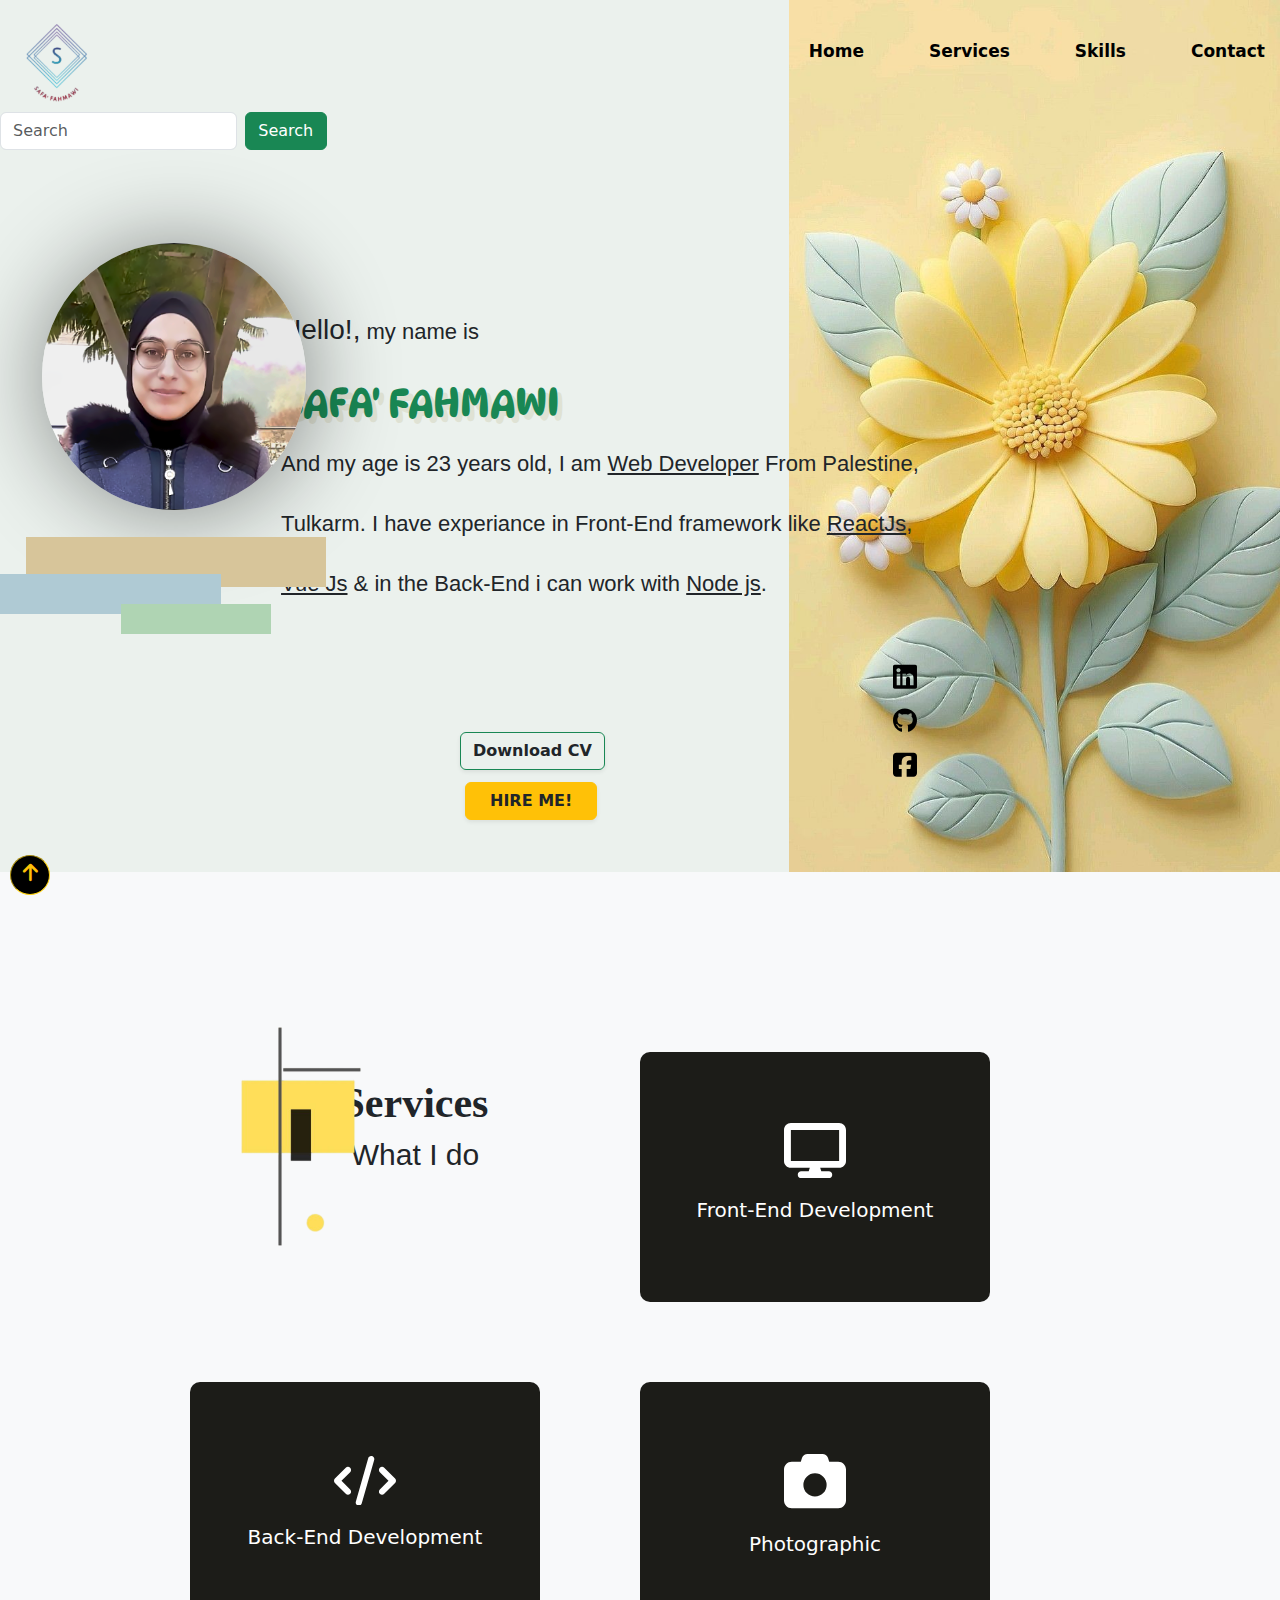
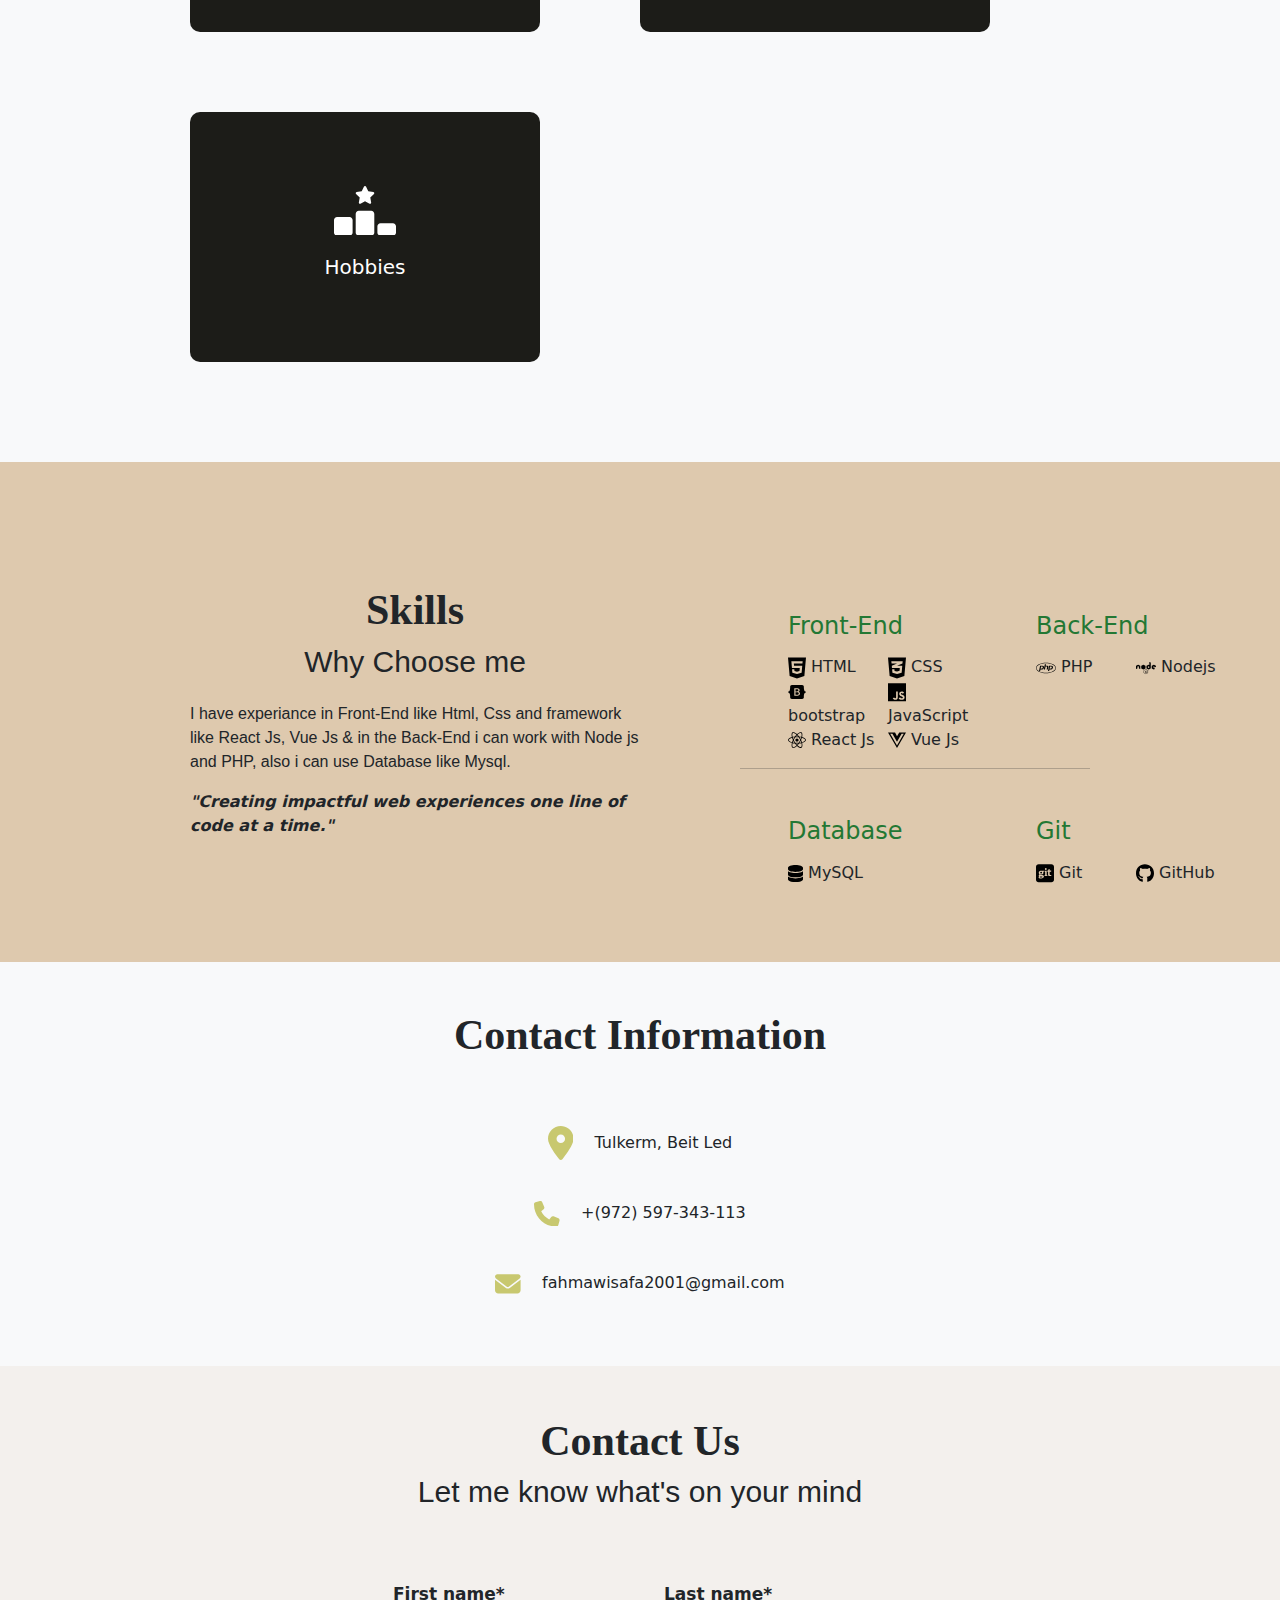
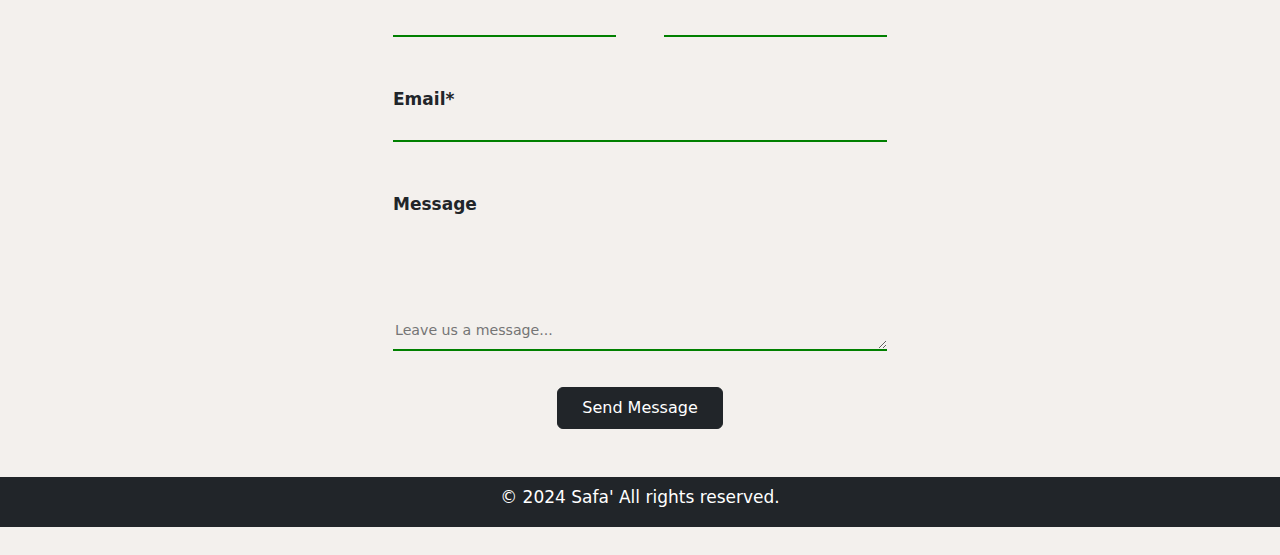
<file: index.html>
<!DOCTYPE html>
<html lang="en">

<head>
    <meta charset="UTF-8">
    <meta name="viewport" content="width=device-width, initial-scale=1.0">
    <link rel="stylesheet" href="./assets/CssStyle/IndexCssStyle/styleIndex.css"> <!-- main css -->
    <link rel="stylesheet" href="./Bootstrap/css/bootstrap.min.css"> <!-- bootstrap -->
    <link rel="stylesheet" href="./mediaQuery/IndexmediaQuery/headerMediaquey.css">
    <!-- media query for header on mobile  -->
    <link rel="stylesheet" href="./mediaQuery/IndexmediaQuery/serviceMediaquery.css">
    <!-- media query for service on mobile  -->
    <link rel="stylesheet" href="./mediaQuery/IndexmediaQuery/skillsMediaquery.css">
    <!-- media query for skills on mobile  -->
    <link rel="stylesheet" href="./mediaQuery/IndexmediaQuery/contactInfoMediaquery.css">
    <!-- media query for contact information on mobile  -->
    <link rel="stylesheet" href="./mediaQuery/IndexmediaQuery/contactUsMediaquery.css">
    <!-- media query for contact Us on mobile  -->

    <link rel="preconnect" href="https://fonts.googleapis.com">
    <link rel="preconnect" href="https://fonts.gstatic.com" crossorigin>
    <link rel="stylesheet"
        href="https://fonts.googleapis.com/css2?family=Arima:wght@100..700&family=Playwrite+GB+S:ital,wght@0,100..400;1,100..400&display=swap">

    <link rel="preconnect" href="https://fonts.googleapis.com">
    <link rel="preconnect" href="https://fonts.gstatic.com" crossorigin>
    <link rel="stylesheet"
        href="https://fonts.googleapis.com/css2?family=Arima:wght@100..700&family=DynaPuff:wght@400..700&family=Playwrite+GB+S:ital,wght@0,100..400;1,100..400&display=swap">

    <link rel="stylesheet" href="https://cdnjs.cloudflare.com/ajax/libs/font-awesome/6.0.0-beta3/css/all.min.css">

    <link rel="icon" href="./assets/favicon/homeLogo.png" type="image/x-icon">
    <title>Home homepage</title>
</head>

<body>
    <div class="layout min-vh-100 bg-light d-flex flex-column">

        <!-- Start header section -->
        <header class="header vh-100" id="header-section">
            <nav class="navbar">
                <img src="./assets/favicon/homeLogo.png" class="logo" width="9%" alt="safa' portfolio logo">
                <ul class="nav-linklist">
                    <li><a class="link" href="">Home</a></li>
                    <li><a class="link" href="#service-section">Services</a></li>
                    <li><a class="link" href="#skills-section">Skills</a></li>
                    <li><a class="link" href="#contact-info-section">Contact</a></li>
                </ul>

                <form class="form d-flex mb-3 me-4" role="search">
                    <input class="form-control me-2" type="search" placeholder="Search" aria-label="Search">
                    <button class="search-btn btn btn-success pe-4 w-25" type="submit">Search</button>
                </form>
            </nav>

            <section class="h-75 d-flex flex-column justify-content-center align-items-center">
                <div class="hero-par">
                    <p style="margin-top: 150px;"><span class="part-par text-decoration-none h3">Hello!,</span> my name
                        is</p>
                    <h1 class="hero-name text-success">SAFA' FAHMAWI</h1>
                    <p>
                        And my age is 23 years old, I am <span class="part-par">Web Developer</span>
                        From Palestine, <br>
                        Tulkarm. I have experiance in Front-End framework like <span
                            class="part-par">ReactJs</span>,<br>
                        <span class="part-par">Vue Js</span> &
                        in the Back-End i can work with <span class="part-par">Node js</span>.
                    </p>
                </div>


                <button class="CV-button btn btn-outline-success fw-bold shadow-sm">
                    <a class="text-dark text-decoration-none" href="./assets/pdfFile/SafaFahmawi-CV.pdf"
                        download="SafaFahmawi-CV.pdf">
                        Download CV
                    </a>
                </button>

                <button class="hire-button btn btn-warning fw-bold shadow-sm px-4 text-dark">HIRE ME!</button>

                <section class="social-media">
                    <a class="social-media-link" href="https://www.linkedin.com/in/safa-fahmawi-b74617251/"
                        target="_blank">
                        <svg class="linkedin" width="8%" xmlns="http://www.w3.org/2000/svg" viewBox="0 0 448 512">
                            <path
                                d="M416 32H31.9C14.3 32 0 46.5 0 64.3v383.4C0 465.5 14.3 480 31.9 480H416c17.6 0 32-14.5 32-32.3V64.3c0-17.8-14.4-32.3-32-32.3zM135.4 416H69V202.2h66.5V416zm-33.2-243c-21.3 0-38.5-17.3-38.5-38.5S80.9 96 102.2 96c21.2 0 38.5 17.3 38.5 38.5 0 21.3-17.2 38.5-38.5 38.5zm282.1 243h-66.4V312c0-24.8-.5-56.7-34.5-56.7-34.6 0-39.9 27-39.9 54.9V416h-66.4V202.2h63.7v29.2h.9c8.9-16.8 30.6-34.5 62.9-34.5 67.2 0 79.7 44.3 79.7 101.9V416z" />
                        </svg>
                    </a>

                    <a class="social-media-link" href="https://github.com/SafaFahmawi?tab=repositories" target="_blank">
                        <svg class="github" width="8%" xmlns="http://www.w3.org/2000/svg" viewBox="0 0 496 512">
                            <path
                                d="M165.9 397.4c0 2-2.3 3.6-5.2 3.6-3.3 .3-5.6-1.3-5.6-3.6 0-2 2.3-3.6 5.2-3.6 3-.3 5.6 1.3 5.6 3.6zm-31.1-4.5c-.7 2 1.3 4.3 4.3 4.9 2.6 1 5.6 0 6.2-2s-1.3-4.3-4.3-5.2c-2.6-.7-5.5 .3-6.2 2.3zm44.2-1.7c-2.9 .7-4.9 2.6-4.6 4.9 .3 2 2.9 3.3 5.9 2.6 2.9-.7 4.9-2.6 4.6-4.6-.3-1.9-3-3.2-5.9-2.9zM244.8 8C106.1 8 0 113.3 0 252c0 110.9 69.8 205.8 169.5 239.2 12.8 2.3 17.3-5.6 17.3-12.1 0-6.2-.3-40.4-.3-61.4 0 0-70 15-84.7-29.8 0 0-11.4-29.1-27.8-36.6 0 0-22.9-15.7 1.6-15.4 0 0 24.9 2 38.6 25.8 21.9 38.6 58.6 27.5 72.9 20.9 2.3-16 8.8-27.1 16-33.7-55.9-6.2-112.3-14.3-112.3-110.5 0-27.5 7.6-41.3 23.6-58.9-2.6-6.5-11.1-33.3 2.6-67.9 20.9-6.5 69 27 69 27 20-5.6 41.5-8.5 62.8-8.5s42.8 2.9 62.8 8.5c0 0 48.1-33.6 69-27 13.7 34.7 5.2 61.4 2.6 67.9 16 17.7 25.8 31.5 25.8 58.9 0 96.5-58.9 104.2-114.8 110.5 9.2 7.9 17 22.9 17 46.4 0 33.7-.3 75.4-.3 83.6 0 6.5 4.6 14.4 17.3 12.1C428.2 457.8 496 362.9 496 252 496 113.3 383.5 8 244.8 8zM97.2 352.9c-1.3 1-1 3.3 .7 5.2 1.6 1.6 3.9 2.3 5.2 1 1.3-1 1-3.3-.7-5.2-1.6-1.6-3.9-2.3-5.2-1zm-10.8-8.1c-.7 1.3 .3 2.9 2.3 3.9 1.6 1 3.6 .7 4.3-.7 .7-1.3-.3-2.9-2.3-3.9-2-.6-3.6-.3-4.3 .7zm32.4 35.6c-1.6 1.3-1 4.3 1.3 6.2 2.3 2.3 5.2 2.6 6.5 1 1.3-1.3 .7-4.3-1.3-6.2-2.2-2.3-5.2-2.6-6.5-1zm-11.4-14.7c-1.6 1-1.6 3.6 0 5.9 1.6 2.3 4.3 3.3 5.6 2.3 1.6-1.3 1.6-3.9 0-6.2-1.4-2.3-4-3.3-5.6-2z" />
                        </svg>
                    </a>

                    <a class="social-media-link" href="https://www.facebook.com/profile.php?id=100005518517454"
                        target="_blank">
                        <svg class="facebook" width="8%" xmlns="http://www.w3.org/2000/svg" viewBox="0 0 448 512">
                            <path
                                d="M64 32C28.7 32 0 60.7 0 96V416c0 35.3 28.7 64 64 64h98.2V334.2H109.4V256h52.8V222.3c0-87.1 39.4-127.5 125-127.5c16.2 0 44.2 3.2 55.7 6.4V172c-6-.6-16.5-1-29.6-1c-42 0-58.2 15.9-58.2 57.2V256h83.6l-14.4 78.2H255V480H384c35.3 0 64-28.7 64-64V96c0-35.3-28.7-64-64-64H64z" />
                        </svg>
                    </a>
                </section>
            </section>

            <section class="image">
                <img class="hero-img" src="./assets/photographicImages/safa.png" width="65%" alt="my page">
                <div class="yellow-div">
                    <div class="blue-div">
                        <div class="green-div"></div>
                    </div>
                </div>
            </section>

        </header>
        <!-- End header section -->

        <!-- Start content section -->
        <main class="content flex-grow-1">

            <!-- start service section -->
            <section id="service-section" class="service-section">
                <div class="content-heading">
                    <h2 id="basic-heading-content" class="basic-heading-content">Services</h2>
                    <h3 id="secondary-heading-content" class="secondary-heading-content">What I do</h3>
                    <img class="content-img" src="./assets/photographicImages/6.png" width="17%">
                </div>

                <a class="service-blog-post text-decoration-none" href="./BlogPost/frontendPost.html">
                    <div class="box">
                        <svg width="20%" fill="white" xmlns="http://www.w3.org/2000/svg" viewBox="0 0 576 512">
                            <path
                                d="M64 0C28.7 0 0 28.7 0 64L0 352c0 35.3 28.7 64 64 64l176 0-10.7 32L160 448c-17.7 0-32 14.3-32 32s14.3 32 32 32l256 0c17.7 0 32-14.3 32-32s-14.3-32-32-32l-69.3 0L336 416l176 0c35.3 0 64-28.7 64-64l0-288c0-35.3-28.7-64-64-64L64 0zM512 64l0 288L64 352 64 64l448 0z" />
                        </svg>
                        <h5>Front-End Development</h5>
                    </div>
                </a>

                <a class="service-blog-post text-decoration-none" href="./BlogPost/backendPost.html">
                    <div id="box" class="box">
                        <svg width="20%" fill="white" xmlns="http://www.w3.org/2000/svg" viewBox="0 0 640 512">
                            <path
                                d="M392.8 1.2c-17-4.9-34.7 5-39.6 22l-128 448c-4.9 17 5 34.7 22 39.6s34.7-5 39.6-22l128-448c4.9-17-5-34.7-22-39.6zm80.6 120.1c-12.5 12.5-12.5 32.8 0 45.3L562.7 256l-89.4 89.4c-12.5 12.5-12.5 32.8 0 45.3s32.8 12.5 45.3 0l112-112c12.5-12.5 12.5-32.8 0-45.3l-112-112c-12.5-12.5-32.8-12.5-45.3 0zm-306.7 0c-12.5-12.5-32.8-12.5-45.3 0l-112 112c-12.5 12.5-12.5 32.8 0 45.3l112 112c12.5 12.5 32.8 12.5 45.3 0s12.5-32.8 0-45.3L77.3 256l89.4-89.4c12.5-12.5 12.5-32.8 0-45.3z" />
                        </svg>
                        <h5>Back-End Development</h5>
                    </div>
                </a>

                <a class="service-blog-post text-decoration-none" href="./BlogPost/photographic.html">
                    <div id="box" class="box">
                        <svg width="20%" fill="white" xmlns="http://www.w3.org/2000/svg" viewBox="0 0 512 512">
                            <path
                                d="M149.1 64.8L138.7 96 64 96C28.7 96 0 124.7 0 160L0 416c0 35.3 28.7 64 64 64l384 0c35.3 0 64-28.7 64-64l0-256c0-35.3-28.7-64-64-64l-74.7 0L362.9 64.8C356.4 45.2 338.1 32 317.4 32L194.6 32c-20.7 0-39 13.2-45.5 32.8zM256 192a96 96 0 1 1 0 192 96 96 0 1 1 0-192z" />
                        </svg>
                        <h5>Photographic</h5>
                    </div>
                </a>

                <a class="service-blog-post text-decoration-none" href="./BlogPost/hobbies.html">
                    <div id="box" class="box">
                        <svg width="20%" fill="white" xmlns="http://www.w3.org/2000/svg" viewBox="0 0 640 512">
                            <path
                                d="M353.8 54.1L330.2 6.3c-3.9-8.3-16.1-8.6-20.4 0L286.2 54.1l-52.3 7.5c-9.3 1.4-13.3 12.9-6.4 19.8l38 37-9 52.1c-1.4 9.3 8.2 16.5 16.8 12.2l46.9-24.8 46.6 24.4c8.6 4.3 18.3-2.9 16.8-12.2l-9-52.1 38-36.6c6.8-6.8 2.9-18.3-6.4-19.8l-52.3-7.5zM256 256c-17.7 0-32 14.3-32 32l0 192c0 17.7 14.3 32 32 32l128 0c17.7 0 32-14.3 32-32l0-192c0-17.7-14.3-32-32-32l-128 0zM32 320c-17.7 0-32 14.3-32 32L0 480c0 17.7 14.3 32 32 32l128 0c17.7 0 32-14.3 32-32l0-128c0-17.7-14.3-32-32-32L32 320zm416 96l0 64c0 17.7 14.3 32 32 32l128 0c17.7 0 32-14.3 32-32l0-64c0-17.7-14.3-32-32-32l-128 0c-17.7 0-32 14.3-32 32z" />
                        </svg>
                        <h5>Hobbies</h5>
                    </div>
                </a>
            </section>
            <!-- end service section -->


            <!-- start skills section -->
            <section id="skills-section" class="skills-section">
                <div id="content-heading" class="content-heading">
                    <h2 class="basic-heading-content basic-heading-skills">Skills</h2>
                    <h3 class="secondary-heading-content secondary-heading-skills">Why Choose me</h3>
                    <p class="skills-par">
                        I have experiance in Front-End like Html, Css and framework like React Js, Vue Js
                        & in the Back-End i can work with Node js and PHP, also i can use
                        Database like Mysql.</p>
                    <i class="italic-par fw-bold">"Creating impactful web experiences one line of code at a time."</i>
                </div>

                <div class="skills-right-list">
                    <div class="top-list-link part d-flex ms-5">
                        <div>
                            <h4 class="skills-list-heading">Front-End</h4>
                            <ul class="skills-list">
                                <li><svg width="18%" xmlns="http://www.w3.org/2000/svg" viewBox="0 0 384 512">
                                        <path
                                            d="M0 32l34.9 395.8L191.5 480l157.6-52.2L384 32H0zm308.2 127.9H124.4l4.1 49.4h175.6l-13.6 148.4-97.9 27v.3h-1.1l-98.7-27.3-6-75.8h47.7L138 320l53.5 14.5 53.7-14.5 6-62.2H84.3L71.5 112.2h241.1l-4.4 47.7z" />
                                    </svg>
                                    HTML
                                </li>

                                <li><svg width="18%" xmlns="http://www.w3.org/2000/svg" viewBox="0 0 384 512">
                                        <path
                                            d="M0 32l34.9 395.8L192 480l157.1-52.2L384 32H0zm313.1 80l-4.8 47.3L193 208.6l-.3 .1h111.5l-12.8 146.6-98.2 28.7-98.8-29.2-6.4-73.9h48.9l3.2 38.3 52.6 13.3 54.7-15.4 3.7-61.6-166.3-.5v-.1l-.2 .1-3.6-46.3L193.1 162l6.5-2.7H76.7L70.9 112h242.2z" />
                                    </svg>
                                    CSS
                                </li>

                                <li><svg width="18%" xmlns="http://www.w3.org/2000/svg" viewBox="0 0 576 512">
                                        <path
                                            d="M333.5 201.4c0-22.1-15.6-34.3-43-34.3h-50.4v71.2h42.5C315.4 238.2 333.5 225 333.5 201.4zM517 188.6c-9.5-30.9-10.9-68.8-9.8-98.1c1.1-30.5-22.7-58.5-54.7-58.5H123.7c-32.1 0-55.8 28.1-54.7 58.5c1 29.3-.3 67.2-9.8 98.1c-9.6 31-25.7 50.6-52.2 53.1v28.5c26.4 2.5 42.6 22.1 52.2 53.1c9.5 30.9 10.9 68.8 9.8 98.1c-1.1 30.5 22.7 58.5 54.7 58.5h328.7c32.1 0 55.8-28.1 54.7-58.5c-1-29.3 .3-67.2 9.8-98.1c9.6-31 25.7-50.6 52.1-53.1v-28.5C542.7 239.2 526.5 219.6 517 188.6zM300.2 375.1h-97.9V136.8h97.4c43.3 0 71.7 23.4 71.7 59.4c0 25.3-19.1 47.9-43.5 51.8v1.3c33.2 3.6 55.5 26.6 55.5 58.3C383.4 349.7 352.1 375.1 300.2 375.1zM290.2 266.4h-50.1v78.4h52.3c34.2 0 52.3-13.7 52.3-39.5C344.7 279.6 326.1 266.4 290.2 266.4z" />
                                    </svg>
                                    bootstrap
                                </li>

                                <li><svg width="18%" xmlns="http://www.w3.org/2000/svg" viewBox="0 0 448 512">
                                        <path
                                            d="M0 32v448h448V32H0zm243.8 349.4c0 43.6-25.6 63.5-62.9 63.5-33.7 0-53.2-17.4-63.2-38.5l34.3-20.7c6.6 11.7 12.6 21.6 27.1 21.6 13.8 0 22.6-5.4 22.6-26.5V237.7h42.1v143.7zm99.6 63.5c-39.1 0-64.4-18.6-76.7-43l34.3-19.8c9 14.7 20.8 25.6 41.5 25.6 17.4 0 28.6-8.7 28.6-20.8 0-14.4-11.4-19.5-30.7-28l-10.5-4.5c-30.4-12.9-50.5-29.2-50.5-63.5 0-31.6 24.1-55.6 61.6-55.6 26.8 0 46 9.3 59.8 33.7L368 290c-7.2-12.9-15-18-27.1-18-12.3 0-20.1 7.8-20.1 18 0 12.6 7.8 17.7 25.9 25.6l10.5 4.5c35.8 15.3 55.9 31 55.9 66.2 0 37.8-29.8 58.6-69.7 58.6z" />
                                    </svg>
                                    JavaScript
                                </li>

                                <li><svg width="18%" xmlns="http://www.w3.org/2000/svg" viewBox="0 0 512 512">
                                        <path
                                            d="M418.2 177.2c-5.4-1.8-10.8-3.5-16.2-5.1 .9-3.7 1.7-7.4 2.5-11.1 12.3-59.6 4.2-107.5-23.1-123.3-26.3-15.1-69.2 .6-112.6 38.4-4.3 3.7-8.5 7.6-12.5 11.5-2.7-2.6-5.5-5.2-8.3-7.7-45.5-40.4-91.1-57.4-118.4-41.5-26.2 15.2-34 60.3-23 116.7 1.1 5.6 2.3 11.1 3.7 16.7-6.4 1.8-12.7 3.8-18.6 5.9C38.3 196.2 0 225.4 0 255.6c0 31.2 40.8 62.5 96.3 81.5 4.5 1.5 9 3 13.6 4.3-1.5 6-2.8 11.9-4 18-10.5 55.5-2.3 99.5 23.9 114.6 27 15.6 72.4-.4 116.6-39.1 3.5-3.1 7-6.3 10.5-9.7 4.4 4.3 9 8.4 13.6 12.4 42.8 36.8 85.1 51.7 111.2 36.6 27-15.6 35.8-62.9 24.4-120.5-.9-4.4-1.9-8.9-3-13.5 3.2-.9 6.3-1.9 9.4-2.9 57.7-19.1 99.5-50 99.5-81.7 0-30.3-39.4-59.7-93.8-78.4zM282.9 92.3c37.2-32.4 71.9-45.1 87.7-36 16.9 9.7 23.4 48.9 12.8 100.4-.7 3.4-1.4 6.7-2.3 10-22.2-5-44.7-8.6-67.3-10.6-13-18.6-27.2-36.4-42.6-53.1 3.9-3.7 7.7-7.2 11.7-10.7zM167.2 307.5c5.1 8.7 10.3 17.4 15.8 25.9-15.6-1.7-31.1-4.2-46.4-7.5 4.4-14.4 9.9-29.3 16.3-44.5 4.6 8.8 9.3 17.5 14.3 26.1zm-30.3-120.3c14.4-3.2 29.7-5.8 45.6-7.8-5.3 8.3-10.5 16.8-15.4 25.4-4.9 8.5-9.7 17.2-14.2 26-6.3-14.9-11.6-29.5-16-43.6zm27.4 68.9c6.6-13.8 13.8-27.3 21.4-40.6s15.8-26.2 24.4-38.9c15-1.1 30.3-1.7 45.9-1.7s31 .6 45.9 1.7c8.5 12.6 16.6 25.5 24.3 38.7s14.9 26.7 21.7 40.4c-6.7 13.8-13.9 27.4-21.6 40.8-7.6 13.3-15.7 26.2-24.2 39-14.9 1.1-30.4 1.6-46.1 1.6s-30.9-.5-45.6-1.4c-8.7-12.7-16.9-25.7-24.6-39s-14.8-26.8-21.5-40.6zm180.6 51.2c5.1-8.8 9.9-17.7 14.6-26.7 6.4 14.5 12 29.2 16.9 44.3-15.5 3.5-31.2 6.2-47 8 5.4-8.4 10.5-17 15.5-25.6zm14.4-76.5c-4.7-8.8-9.5-17.6-14.5-26.2-4.9-8.5-10-16.9-15.3-25.2 16.1 2 31.5 4.7 45.9 8-4.6 14.8-10 29.2-16.1 43.4zM256.2 118.3c10.5 11.4 20.4 23.4 29.6 35.8-19.8-.9-39.7-.9-59.5 0 9.8-12.9 19.9-24.9 29.9-35.8zM140.2 57c16.8-9.8 54.1 4.2 93.4 39 2.5 2.2 5 4.6 7.6 7-15.5 16.7-29.8 34.5-42.9 53.1-22.6 2-45 5.5-67.2 10.4-1.3-5.1-2.4-10.3-3.5-15.5-9.4-48.4-3.2-84.9 12.6-94zm-24.5 263.6c-4.2-1.2-8.3-2.5-12.4-3.9-21.3-6.7-45.5-17.3-63-31.2-10.1-7-16.9-17.8-18.8-29.9 0-18.3 31.6-41.7 77.2-57.6 5.7-2 11.5-3.8 17.3-5.5 6.8 21.7 15 43 24.5 63.6-9.6 20.9-17.9 42.5-24.8 64.5zm116.6 98c-16.5 15.1-35.6 27.1-56.4 35.3-11.1 5.3-23.9 5.8-35.3 1.3-15.9-9.2-22.5-44.5-13.5-92 1.1-5.6 2.3-11.2 3.7-16.7 22.4 4.8 45 8.1 67.9 9.8 13.2 18.7 27.7 36.6 43.2 53.4-3.2 3.1-6.4 6.1-9.6 8.9zm24.5-24.3c-10.2-11-20.4-23.2-30.3-36.3 9.6 .4 19.5 .6 29.5 .6 10.3 0 20.4-.2 30.4-.7-9.2 12.7-19.1 24.8-29.6 36.4zm130.7 30c-.9 12.2-6.9 23.6-16.5 31.3-15.9 9.2-49.8-2.8-86.4-34.2-4.2-3.6-8.4-7.5-12.7-11.5 15.3-16.9 29.4-34.8 42.2-53.6 22.9-1.9 45.7-5.4 68.2-10.5 1 4.1 1.9 8.2 2.7 12.2 4.9 21.6 5.7 44.1 2.5 66.3zm18.2-107.5c-2.8 .9-5.6 1.8-8.5 2.6-7-21.8-15.6-43.1-25.5-63.8 9.6-20.4 17.7-41.4 24.5-62.9 5.2 1.5 10.2 3.1 15 4.7 46.6 16 79.3 39.8 79.3 58 0 19.6-34.9 44.9-84.8 61.4zm-149.7-15c25.3 0 45.8-20.5 45.8-45.8s-20.5-45.8-45.8-45.8c-25.3 0-45.8 20.5-45.8 45.8s20.5 45.8 45.8 45.8z" />
                                    </svg>
                                    React Js
                                </li>

                                <li><svg width="18%" xmlns="http://www.w3.org/2000/svg" viewBox="0 0 448 512">
                                        <path
                                            d="M356.9 64.3H280l-56 88.6-48-88.6H0L224 448 448 64.3h-91.1zm-301.2 32h53.8L224 294.5 338.4 96.3h53.8L224 384.5 55.7 96.3z" />
                                    </svg>
                                    Vue Js
                                </li>
                            </ul>
                        </div>

                        <div class="backend ms-5">
                            <h4 class="skills-list-heading">Back-End</h4>
                            <ul class="skills-list">
                                <li><svg width="20%" xmlns="http://www.w3.org/2000/svg" viewBox="0 0 640 512">
                                        <path
                                            d="M320 104.5c171.4 0 303.2 72.2 303.2 151.5S491.3 407.5 320 407.5c-171.4 0-303.2-72.2-303.2-151.5S148.7 104.5 320 104.5m0-16.8C143.3 87.7 0 163 0 256s143.3 168.3 320 168.3S640 349 640 256 496.7 87.7 320 87.7zM218.2 242.5c-7.9 40.5-35.8 36.3-70.1 36.3l13.7-70.6c38 0 63.8-4.1 56.4 34.3zM97.4 350.3h36.7l8.7-44.8c41.1 0 66.6 3 90.2-19.1 26.1-24 32.9-66.7 14.3-88.1-9.7-11.2-25.3-16.7-46.5-16.7h-70.7L97.4 350.3zm185.7-213.6h36.5l-8.7 44.8c31.5 0 60.7-2.3 74.8 10.7 14.8 13.6 7.7 31-8.3 113.1h-37c15.4-79.4 18.3-86 12.7-92-5.4-5.8-17.7-4.6-47.4-4.6l-18.8 96.6h-36.5l32.7-168.6zM505 242.5c-8 41.1-36.7 36.3-70.1 36.3l13.7-70.6c38.2 0 63.8-4.1 56.4 34.3zM384.2 350.3H421l8.7-44.8c43.2 0 67.1 2.5 90.2-19.1 26.1-24 32.9-66.7 14.3-88.1-9.7-11.2-25.3-16.7-46.5-16.7H417l-32.8 168.7z" />
                                    </svg>
                                    PHP
                                </li>

                                <li><svg width="20%" xmlns="http://www.w3.org/2000/svg" viewBox="0 0 640 512">
                                        <path
                                            d="M316.3 452c-2.1 0-4.2-.6-6.1-1.6L291 439c-2.9-1.6-1.5-2.2-.5-2.5 3.8-1.3 4.6-1.6 8.7-4 .4-.2 1-.1 1.4 .1l14.8 8.8c.5 .3 1.3 .3 1.8 0L375 408c.5-.3 .9-.9 .9-1.6v-66.7c0-.7-.3-1.3-.9-1.6l-57.8-33.3c-.5-.3-1.2-.3-1.8 0l-57.8 33.3c-.6 .3-.9 1-.9 1.6v66.7c0 .6 .4 1.2 .9 1.5l15.8 9.1c8.6 4.3 13.9-.8 13.9-5.8v-65.9c0-.9 .7-1.7 1.7-1.7h7.3c.9 0 1.7 .7 1.7 1.7v65.9c0 11.5-6.2 18-17.1 18-3.3 0-6 0-13.3-3.6l-15.2-8.7c-3.7-2.2-6.1-6.2-6.1-10.5v-66.7c0-4.3 2.3-8.4 6.1-10.5l57.8-33.4c3.7-2.1 8.5-2.1 12.1 0l57.8 33.4c3.7 2.2 6.1 6.2 6.1 10.5v66.7c0 4.3-2.3 8.4-6.1 10.5l-57.8 33.4c-1.7 1.1-3.8 1.7-6 1.7zm46.7-65.8c0-12.5-8.4-15.8-26.2-18.2-18-2.4-19.8-3.6-19.8-7.8 0-3.5 1.5-8.1 14.8-8.1 11.9 0 16.3 2.6 18.1 10.6 .2 .8 .8 1.3 1.6 1.3h7.5c.5 0 .9-.2 1.2-.5 .3-.4 .5-.8 .4-1.3-1.2-13.8-10.3-20.2-28.8-20.2-16.5 0-26.3 7-26.3 18.6 0 12.7 9.8 16.1 25.6 17.7 18.9 1.9 20.4 4.6 20.4 8.3 0 6.5-5.2 9.2-17.4 9.2-15.3 0-18.7-3.8-19.8-11.4-.1-.8-.8-1.4-1.7-1.4h-7.5c-.9 0-1.7 .7-1.7 1.7 0 9.7 5.3 21.3 30.6 21.3 18.5 0 29-7.2 29-19.8zm54.5-50.1c0 6.1-5 11.1-11.1 11.1s-11.1-5-11.1-11.1c0-6.3 5.2-11.1 11.1-11.1 6-.1 11.1 4.8 11.1 11.1zm-1.8 0c0-5.2-4.2-9.3-9.4-9.3-5.1 0-9.3 4.1-9.3 9.3 0 5.2 4.2 9.4 9.3 9.4 5.2-.1 9.4-4.3 9.4-9.4zm-4.5 6.2h-2.6c-.1-.6-.5-3.8-.5-3.9-.2-.7-.4-1.1-1.3-1.1h-2.2v5h-2.4v-12.5h4.3c1.5 0 4.4 0 4.4 3.3 0 2.3-1.5 2.8-2.4 3.1 1.7 .1 1.8 1.2 2.1 2.8 .1 1 .3 2.7 .6 3.3zm-2.8-8.8c0-1.7-1.2-1.7-1.8-1.7h-2v3.5h1.9c1.6 0 1.9-1.1 1.9-1.8zM137.3 191c0-2.7-1.4-5.1-3.7-6.4l-61.3-35.3c-1-.6-2.2-.9-3.4-1h-.6c-1.2 0-2.3 .4-3.4 1L3.7 184.6C1.4 185.9 0 188.4 0 191l.1 95c0 1.3 .7 2.5 1.8 3.2 1.1 .7 2.5 .7 3.7 0L42 268.3c2.3-1.4 3.7-3.8 3.7-6.4v-44.4c0-2.6 1.4-5.1 3.7-6.4l15.5-8.9c1.2-.7 2.4-1 3.7-1 1.3 0 2.6 .3 3.7 1l15.5 8.9c2.3 1.3 3.7 3.8 3.7 6.4v44.4c0 2.6 1.4 5.1 3.7 6.4l36.4 20.9c1.1 .7 2.6 .7 3.7 0 1.1-.6 1.8-1.9 1.8-3.2l.2-95zM472.5 87.3v176.4c0 2.6-1.4 5.1-3.7 6.4l-61.3 35.4c-2.3 1.3-5.1 1.3-7.4 0l-61.3-35.4c-2.3-1.3-3.7-3.8-3.7-6.4v-70.8c0-2.6 1.4-5.1 3.7-6.4l61.3-35.4c2.3-1.3 5.1-1.3 7.4 0l15.3 8.8c1.7 1 3.9-.3 3.9-2.2v-94c0-2.8 3-4.6 5.5-3.2l36.5 20.4c2.3 1.2 3.8 3.7 3.8 6.4zm-46 128.9c0-.7-.4-1.3-.9-1.6l-21-12.2c-.6-.3-1.3-.3-1.9 0l-21 12.2c-.6 .3-.9 .9-.9 1.6v24.3c0 .7 .4 1.3 .9 1.6l21 12.1c.6 .3 1.3 .3 1.8 0l21-12.1c.6-.3 .9-.9 .9-1.6v-24.3zm209.8-.7c2.3-1.3 3.7-3.8 3.7-6.4V192c0-2.6-1.4-5.1-3.7-6.4l-60.9-35.4c-2.3-1.3-5.1-1.3-7.4 0l-61.3 35.4c-2.3 1.3-3.7 3.8-3.7 6.4v70.8c0 2.7 1.4 5.1 3.7 6.4l60.9 34.7c2.2 1.3 5 1.3 7.3 0l36.8-20.5c2.5-1.4 2.5-5 0-6.4L550 241.6c-1.2-.7-1.9-1.9-1.9-3.2v-22.2c0-1.3 .7-2.5 1.9-3.2l19.2-11.1c1.1-.7 2.6-.7 3.7 0l19.2 11.1c1.1 .7 1.9 1.9 1.9 3.2v17.4c0 2.8 3.1 4.6 5.6 3.2l36.7-21.3zM559 219c-.4 .3-.7 .7-.7 1.2v13.6c0 .5 .3 1 .7 1.2l11.8 6.8c.4 .3 1 .3 1.4 0L584 235c.4-.3 .7-.7 .7-1.2v-13.6c0-.5-.3-1-.7-1.2l-11.8-6.8c-.4-.3-1-.3-1.4 0L559 219zm-254.2 43.5v-70.4c0-2.6-1.6-5.1-3.9-6.4l-61.1-35.2c-2.1-1.2-5-1.4-7.4 0l-61.1 35.2c-2.3 1.3-3.9 3.7-3.9 6.4v70.4c0 2.8 1.9 5.2 4 6.4l61.2 35.2c2.4 1.4 5.2 1.3 7.4 0l61-35.2c1.8-1 3.1-2.7 3.6-4.7 .1-.5 .2-1.1 .2-1.7zm-74.3-124.9l-.8 .5h1.1l-.3-.5zm76.2 130.2l-.4-.7v.9l.4-.2z" />
                                    </svg>
                                    Nodejs
                                </li>
                            </ul>
                        </div>
                    </div>

                    <hr>

                    <div class="bottom-list-link d-flex ms-5 mt-5">
                        <div class="database">
                            <h4 class="skills-list-heading">Database</h4>
                            <ul class="skills-list">
                                <li><svg width="15%" xmlns="http://www.w3.org/2000/svg" viewBox="0 0 448 512">
                                        <path
                                            d="M448 80l0 48c0 44.2-100.3 80-224 80S0 172.2 0 128L0 80C0 35.8 100.3 0 224 0S448 35.8 448 80zM393.2 214.7c20.8-7.4 39.9-16.9 54.8-28.6L448 288c0 44.2-100.3 80-224 80S0 332.2 0 288L0 186.1c14.9 11.8 34 21.2 54.8 28.6C99.7 230.7 159.5 240 224 240s124.3-9.3 169.2-25.3zM0 346.1c14.9 11.8 34 21.2 54.8 28.6C99.7 390.7 159.5 400 224 400s124.3-9.3 169.2-25.3c20.8-7.4 39.9-16.9 54.8-28.6l0 85.9c0 44.2-100.3 80-224 80S0 476.2 0 432l0-85.9z" />
                                    </svg>
                                    MySQL
                                </li>
                            </ul>
                        </div>

                        <div class="git ms-5">
                            <h4 class="skills-list-heading">Git</h4>
                            <ul class="skills-list">
                                <li><svg width="18%" xmlns="http://www.w3.org/2000/svg" viewBox="0 0 448 512">
                                        <path
                                            d="M120.8 335.5c-5.9-.4-12.6-.8-20.2-1.3c-3.3 4.1-6.6 8.4-6.6 13.5c0 18.5 65.5 18.5 65.5-1.5c0-8.3-7.4-8.7-38.8-10.7zm7.8-117.9c-32.3 0-33.7 44.5-.7 44.5c32.5 0 31.7-44.5 .7-44.5zM384 32H64C28.7 32 0 60.7 0 96V416c0 35.3 28.7 64 64 64H384c35.3 0 64-28.7 64-64V96c0-35.3-28.7-64-64-64zM243.9 172.2c-14.5 0-22.9-8.4-22.9-22.9c0-14.5 8.4-22.3 22.9-22.3c14.7 0 23.1 7.8 23.1 22.3s-8.4 22.9-23.1 22.9zM149.6 195h49.5l0 21.6-23.4 1.8c4.6 5.8 9.4 14 9.4 25.7c0 48.7-57.2 47.2-74.2 42.4l-8.4 13.4c5 .3 9.8 .6 14.3 .8c56.3 3.2 80.5 4.6 80.5 38.5c0 29.2-25.7 45.7-69.9 45.7c-46 0-63.5-11.6-63.5-31.7c0-11.4 5.1-17.5 14-25.9c-8.4-3.5-11.2-9.9-11.2-16.8c0-9.6 7.4-16.3 23-30.6l.2-.2c-12.4-6.1-21.8-19.3-21.8-38.1c0-51.6 56.6-53.3 81.6-46.8zM270.5 303.1l13 1.8 0 20.1H211.1V304.9c2.7-.4 5-.7 6.9-.9c9.9-1.2 10.1-1.3 10.1-6V223.3c0-4.4-.9-4.7-10.1-7.8c-1.9-.7-4.2-1.4-6.9-2.4l2.8-20.6h52.6V298c0 4.1 .2 4.6 4.1 5.1zm106.6-10.4L384 315c-10.9 5.4-26.9 10.2-41.4 10.2c-30.2 0-41.7-12.2-41.7-40.9V217.7c0-.8 0-1.4-.2-1.8c-.8-1.2-4.2-.7-19.6-.7V192.6c22.3-2.5 31.2-13.7 34-41.4h24.2c0 33.3-.6 38 .7 38.6c.3 .1 .7 0 1.3 0h35.8v25.4H339.3v60.7c0 .2 0 .5 0 .9c-.2 6.3-.9 30.4 37.9 15.9z" />
                                    </svg>
                                    Git
                                </li>

                                <li><svg width="18%" xmlns="http://www.w3.org/2000/svg" viewBox="0 0 496 512">
                                        <path
                                            d="M165.9 397.4c0 2-2.3 3.6-5.2 3.6-3.3 .3-5.6-1.3-5.6-3.6 0-2 2.3-3.6 5.2-3.6 3-.3 5.6 1.3 5.6 3.6zm-31.1-4.5c-.7 2 1.3 4.3 4.3 4.9 2.6 1 5.6 0 6.2-2s-1.3-4.3-4.3-5.2c-2.6-.7-5.5 .3-6.2 2.3zm44.2-1.7c-2.9 .7-4.9 2.6-4.6 4.9 .3 2 2.9 3.3 5.9 2.6 2.9-.7 4.9-2.6 4.6-4.6-.3-1.9-3-3.2-5.9-2.9zM244.8 8C106.1 8 0 113.3 0 252c0 110.9 69.8 205.8 169.5 239.2 12.8 2.3 17.3-5.6 17.3-12.1 0-6.2-.3-40.4-.3-61.4 0 0-70 15-84.7-29.8 0 0-11.4-29.1-27.8-36.6 0 0-22.9-15.7 1.6-15.4 0 0 24.9 2 38.6 25.8 21.9 38.6 58.6 27.5 72.9 20.9 2.3-16 8.8-27.1 16-33.7-55.9-6.2-112.3-14.3-112.3-110.5 0-27.5 7.6-41.3 23.6-58.9-2.6-6.5-11.1-33.3 2.6-67.9 20.9-6.5 69 27 69 27 20-5.6 41.5-8.5 62.8-8.5s42.8 2.9 62.8 8.5c0 0 48.1-33.6 69-27 13.7 34.7 5.2 61.4 2.6 67.9 16 17.7 25.8 31.5 25.8 58.9 0 96.5-58.9 104.2-114.8 110.5 9.2 7.9 17 22.9 17 46.4 0 33.7-.3 75.4-.3 83.6 0 6.5 4.6 14.4 17.3 12.1C428.2 457.8 496 362.9 496 252 496 113.3 383.5 8 244.8 8zM97.2 352.9c-1.3 1-1 3.3 .7 5.2 1.6 1.6 3.9 2.3 5.2 1 1.3-1 1-3.3-.7-5.2-1.6-1.6-3.9-2.3-5.2-1zm-10.8-8.1c-.7 1.3 .3 2.9 2.3 3.9 1.6 1 3.6 .7 4.3-.7 .7-1.3-.3-2.9-2.3-3.9-2-.6-3.6-.3-4.3 .7zm32.4 35.6c-1.6 1.3-1 4.3 1.3 6.2 2.3 2.3 5.2 2.6 6.5 1 1.3-1.3 .7-4.3-1.3-6.2-2.2-2.3-5.2-2.6-6.5-1zm-11.4-14.7c-1.6 1-1.6 3.6 0 5.9 1.6 2.3 4.3 3.3 5.6 2.3 1.6-1.3 1.6-3.9 0-6.2-1.4-2.3-4-3.3-5.6-2z" />
                                    </svg>
                                    GitHub
                                </li>
                            </ul>
                        </div>
                    </div>
                </div>
            </section>
            <!-- end skills section -->


            <!-- start contact information section -->
            <section id="contact-info-section" class="contact-info-section bg-light pt-5">
                <h2 class="contact-info-heading">Contact Information</h2>
                <div class="location mt-5">
                    <svg width="2%" fill="rgb(200, 200, 111)" xmlns="http://www.w3.org/2000/svg" viewBox="0 0 384 512">
                        <path
                            d="M215.7 499.2C267 435 384 279.4 384 192C384 86 298 0 192 0S0 86 0 192c0 87.4 117 243 168.3 307.2c12.3 15.3 35.1 15.3 47.4 0zM192 128a64 64 0 1 1 0 128 64 64 0 1 1 0-128z" />
                    </svg>
                    <a href="https://ps.maptons.com/3596868" target="_blank" class="ms-3 text-dark link-info">Tulkerm,
                        Beit Led</a>
                </div>

                <div class="phonenumber">
                    <svg width="2%" fill="rgb(200, 200, 111)" xmlns="http://www.w3.org/2000/svg" viewBox="0 0 512 512">
                        <path
                            d="M164.9 24.6c-7.7-18.6-28-28.5-47.4-23.2l-88 24C12.1 30.2 0 46 0 64C0 311.4 200.6 512 448 512c18 0 33.8-12.1 38.6-29.5l24-88c5.3-19.4-4.6-39.7-23.2-47.4l-96-40c-16.3-6.8-35.2-2.1-46.3 11.6L304.7 368C234.3 334.7 177.3 277.7 144 207.3L193.3 167c13.7-11.2 18.4-30 11.6-46.3l-40-96z" />
                    </svg>
                    <a href="#" class="ms-3 text-dark link-info">+(972) 597-343-113</a>
                </div>

                <div class="gmail">
                    <svg width="2%" fill="rgb(200, 200, 111)" xmlns="http://www.w3.org/2000/svg" viewBox="0 0 512 512">
                        <path
                            d="M48 64C21.5 64 0 85.5 0 112c0 15.1 7.1 29.3 19.2 38.4L236.8 313.6c11.4 8.5 27 8.5 38.4 0L492.8 150.4c12.1-9.1 19.2-23.3 19.2-38.4c0-26.5-21.5-48-48-48L48 64zM0 176L0 384c0 35.3 28.7 64 64 64l384 0c35.3 0 64-28.7 64-64l0-208L294.4 339.2c-22.8 17.1-54 17.1-76.8 0L0 176z" />
                    </svg>
                    <a href="https://mail.google.com/mail/u/0/?tab=rm&ogbl#inbox" target="_blank"
                        class="ms-3 text-dark link-info">fahmawisafa2001@gmail.com</a>
                </div>
            </section>
            <!-- end contact information section -->

        </main>
        <!-- End content section -->


        <!-- start footer (contact Us) -->
        <footer class="footer mt-5">
            <div id="content-heading" class="content-heading">
                <h2 class="basic-heading-content basic-heading-contactus">Contact Us</h2>
                <h3 class="secondary-heading-content secondary-heading-contactus">Let me know what's on your mind</h3>
            </div>

            <form action="" class="contact-form">
                <div class="d-flex flex-column">
                    <div class="name-form d-flex gap-5">
                        <div class="d-flex flex-column">
                            <label class="first-name-label">First name*</label>
                            <input class="first-name" required>
                        </div>

                        <div class="lastname-div d-flex flex-column">
                            <label class="last-name-label">Last name*</label>
                            <input class="last-name" required>
                        </div>
                    </div>

                    <label class="email-label">Email*</label>
                    <input class="email" required>

                    <label class="message-label">Message</label>
                    <textarea name="textarea" rows="5" class="textarea" placeholder="Leave us a message..."></textarea>
                </div>

                <button type="submit" class="submit-btn btn btn-dark mb-5 mt-3 px-4 py-2">Send Message</button>
            </form>

            <div class="w-100 bg-dark text-white d-flex justify-content-center align-items-center pt-2">
                <p class="lowest-footer">&copy; 2024 Safa' All rights reserved. </p>
            </div>

        </footer>
        <!-- end footer -->

        <a href="#header-section">
            <button class="btn-arrow rounded-circle">
                <i class="arrow-icon fa-solid fa-arrow-up fs-5 text-warning"></i>
            </button>
        </a>
    </div>
</body>

</html>
</file>
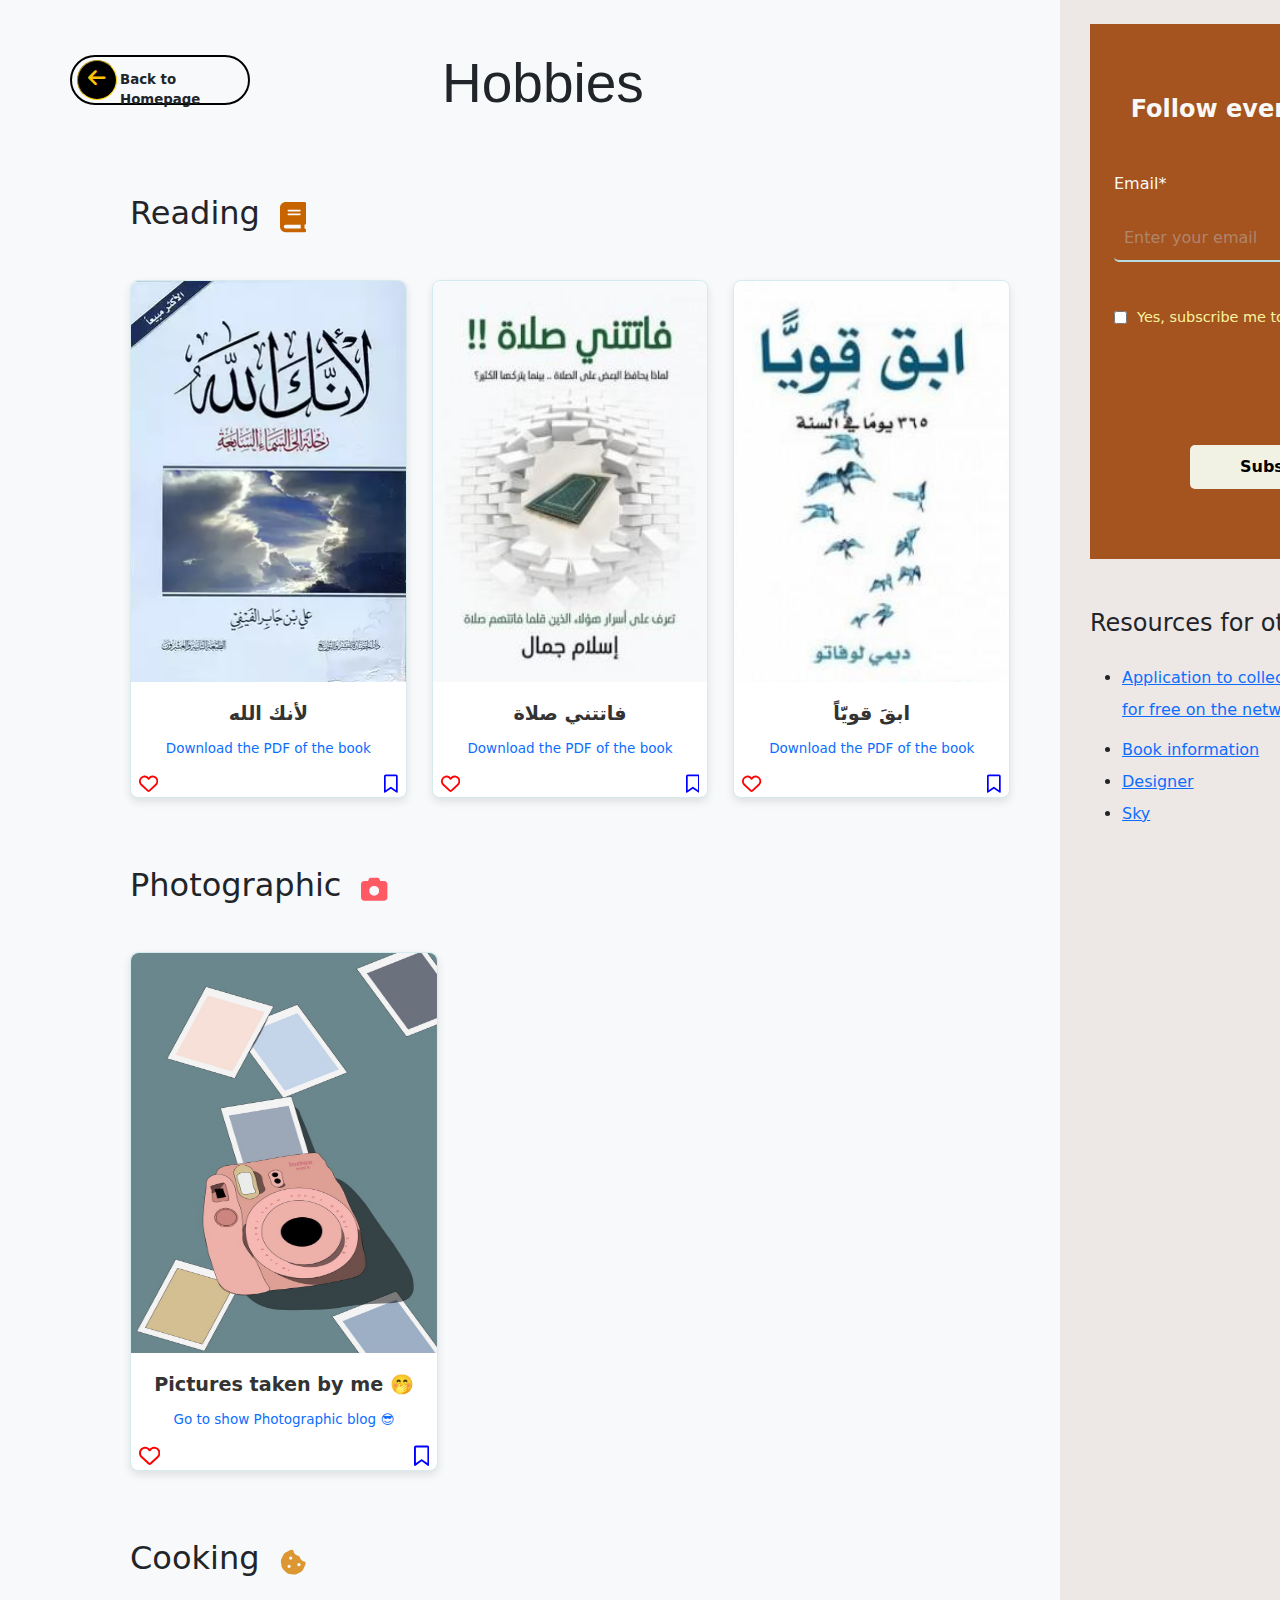
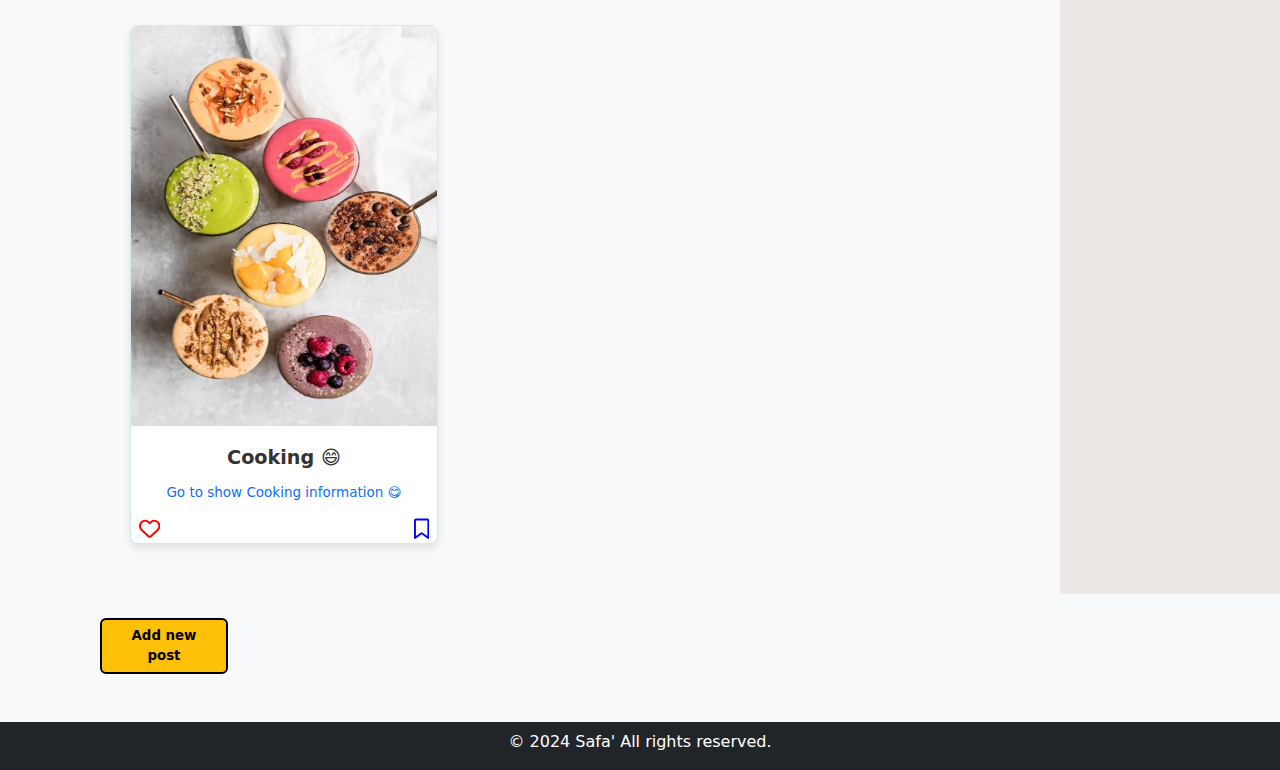
<file: BlogPost/hobbies.html>
<!DOCTYPE html>
<html lang="en">

<head>
    <meta charset="UTF-8">
    <meta name="viewport" content="width=device-width, initial-scale=1.0">
    <link rel="stylesheet" href=".././Bootstrap/css/bootstrap.min.css">
    <link rel="stylesheet" href="../assets/CssStyle/hobbies/hobbies.css">
    <link rel="stylesheet" href="https://cdnjs.cloudflare.com/ajax/libs/font-awesome/6.0.0-beta3/css/all.min.css">

    <link rel="icon" href="../assets/favicon/hobbies.png" type="image/x-icon">
    <title>Hobbies Page</title>
</head>

<body>
    <div class="layout min-vh-100 d-flex flex-column bg-light">
        <div class="d-flex">
            <div class="back rounded-pill">
                <a href="../index.html">
                    <button class="btn-back rounded-circle">
                        <i class="arrow-icon fa-solid fa-arrow-left fs-5 text-warning"></i>
                    </button>
                </a>
                <p class="fw-bold ms-5" style="font-size: smaller;">Back to Homepage</p>
            </div>
            <h1 class="service-part-heading">Hobbies</h1>
        </div>

        <main class="main-section">
            <section class="grid-left">
                <div class="grid-container d-flex flex-column">

                    <!-- start reading part -->
                    <div class="reading-part">
                        <div class="title-part">
                            <h2 class="hobbies-part-heading">Reading</h2>
                            <svg width="3%" fill="rgb(200, 100, 0)" xmlns="http://www.w3.org/2000/svg"
                                viewBox="0 0 448 512">
                                <path
                                    d="M96 0C43 0 0 43 0 96L0 416c0 53 43 96 96 96l288 0 32 0c17.7 0 32-14.3 32-32s-14.3-32-32-32l0-64c17.7 0 32-14.3 32-32l0-320c0-17.7-14.3-32-32-32L384 0 96 0zm0 384l256 0 0 64L96 448c-17.7 0-32-14.3-32-32s14.3-32 32-32zm32-240c0-8.8 7.2-16 16-16l192 0c8.8 0 16 7.2 16 16s-7.2 16-16 16l-192 0c-8.8 0-16-7.2-16-16zm16 48l192 0c8.8 0 16 7.2 16 16s-7.2 16-16 16l-192 0c-8.8 0-16-7.2-16-16s7.2-16 16-16z" />
                            </svg>
                        </div>
                        <div class="blog-post">
                            <div class="book-post">
                                <img src="../assets/hobbiesImage/1.webp" alt="Post 1" class="post-image">
                                <h3 class="post-title">لأنك الله</h3>
                                <a class="book-link" target="_blank"
                                    href="../assets/hobbiesImage/bookpdf/لأنك الله _ رحلة إلى السماء السابعة.Foulabook.com.1527550136.pdf"
                                    download="لأنك الله _ رحلة إلى السماء السابعة.Foulabook.com.1527550136.pdf">
                                    Download the PDF of the book
                                </a>
                                <div class="d-flex justify-content-between">
                                    <svg width="7%" fill="red" class="ms-2 mb-1" xmlns="http://www.w3.org/2000/svg"
                                        viewBox="0 0 512 512">
                                        <path
                                            d="M225.8 468.2l-2.5-2.3L48.1 303.2C17.4 274.7 0 234.7 0 192.8l0-3.3c0-70.4 50-130.8 119.2-144C158.6 37.9 198.9 47 231 69.6c9 6.4 17.4 13.8 25 22.3c4.2-4.8 8.7-9.2 13.5-13.3c3.7-3.2 7.5-6.2 11.5-9c0 0 0 0 0 0C313.1 47 353.4 37.9 392.8 45.4C462 58.6 512 119.1 512 189.5l0 3.3c0 41.9-17.4 81.9-48.1 110.4L288.7 465.9l-2.5 2.3c-8.2 7.6-19 11.9-30.2 11.9s-22-4.2-30.2-11.9zM239.1 145c-.4-.3-.7-.7-1-1.1l-17.8-20-.1-.1s0 0 0 0c-23.1-25.9-58-37.7-92-31.2C81.6 101.5 48 142.1 48 189.5l0 3.3c0 28.5 11.9 55.8 32.8 75.2L256 430.7 431.2 268c20.9-19.4 32.8-46.7 32.8-75.2l0-3.3c0-47.3-33.6-88-80.1-96.9c-34-6.5-69 5.4-92 31.2c0 0 0 0-.1 .1s0 0-.1 .1l-17.8 20c-.3 .4-.7 .7-1 1.1c-4.5 4.5-10.6 7-16.9 7s-12.4-2.5-16.9-7z" />
                                    </svg>
                                    <svg width="5%" fill="blue" class="me-2 mb-1" xmlns="http://www.w3.org/2000/svg"
                                        viewBox="0 0 384 512">
                                        <path
                                            d="M0 48C0 21.5 21.5 0 48 0l0 48 0 393.4 130.1-92.9c8.3-6 19.6-6 27.9 0L336 441.4 336 48 48 48 48 0 336 0c26.5 0 48 21.5 48 48l0 440c0 9-5 17.2-13 21.3s-17.6 3.4-24.9-1.8L192 397.5 37.9 507.5c-7.3 5.2-16.9 5.9-24.9 1.8S0 497 0 488L0 48z" />
                                    </svg>
                                </div>
                            </div> 

                            <div class="book-post">
                                <img src="../assets/hobbiesImage/2.jpg" alt="Post 2" class="post-image h-100">
                                <h3 class="post-title">فاتتني صلاة</h3>
                                <a class="book-link" target="_blank"
                                    href="../assets/hobbiesImage/bookpdf/فاتتني صلاة_Foulabook.com_.pdf"
                                    download="فاتتني صلاة_Foulabook.com_.pdf">
                                    Download the PDF of the book
                                </a>
                                <div class="d-flex justify-content-between">
                                    <svg width="7%" fill="red" class="ms-2 mb-1" xmlns="http://www.w3.org/2000/svg"
                                        viewBox="0 0 512 512">
                                        <path
                                            d="M225.8 468.2l-2.5-2.3L48.1 303.2C17.4 274.7 0 234.7 0 192.8l0-3.3c0-70.4 50-130.8 119.2-144C158.6 37.9 198.9 47 231 69.6c9 6.4 17.4 13.8 25 22.3c4.2-4.8 8.7-9.2 13.5-13.3c3.7-3.2 7.5-6.2 11.5-9c0 0 0 0 0 0C313.1 47 353.4 37.9 392.8 45.4C462 58.6 512 119.1 512 189.5l0 3.3c0 41.9-17.4 81.9-48.1 110.4L288.7 465.9l-2.5 2.3c-8.2 7.6-19 11.9-30.2 11.9s-22-4.2-30.2-11.9zM239.1 145c-.4-.3-.7-.7-1-1.1l-17.8-20-.1-.1s0 0 0 0c-23.1-25.9-58-37.7-92-31.2C81.6 101.5 48 142.1 48 189.5l0 3.3c0 28.5 11.9 55.8 32.8 75.2L256 430.7 431.2 268c20.9-19.4 32.8-46.7 32.8-75.2l0-3.3c0-47.3-33.6-88-80.1-96.9c-34-6.5-69 5.4-92 31.2c0 0 0 0-.1 .1s0 0-.1 .1l-17.8 20c-.3 .4-.7 .7-1 1.1c-4.5 4.5-10.6 7-16.9 7s-12.4-2.5-16.9-7z" />
                                    </svg>
                                    <svg width="5%" fill="blue" class="me-2 mb-1" xmlns="http://www.w3.org/2000/svg"
                                        viewBox="0 0 384 512">
                                        <path
                                            d="M0 48C0 21.5 21.5 0 48 0l0 48 0 393.4 130.1-92.9c8.3-6 19.6-6 27.9 0L336 441.4 336 48 48 48 48 0 336 0c26.5 0 48 21.5 48 48l0 440c0 9-5 17.2-13 21.3s-17.6 3.4-24.9-1.8L192 397.5 37.9 507.5c-7.3 5.2-16.9 5.9-24.9 1.8S0 497 0 488L0 48z" />
                                    </svg>
                                </div>
                            </div>

                            <div class="book-post">
                                <img src="../assets/hobbiesImage/3.jpg" alt="Post 3" class="post-image h-100">
                                <h3 class="post-title">ابقَ قويّاً</h3>
                                <a class="book-link" target="_blank"
                                    href="../assets/hobbiesImage/bookpdf/ابق قوياً 365 يوماً في السنة_Foulabook.com_.pdf"
                                    download="ابق قوياً 365 يوماً في السنة_Foulabook.com_.pdf">
                                    Download the PDF of the book
                                </a>
                                <div class="d-flex justify-content-between">
                                    <svg width="7%" fill="red" class="ms-2 mb-1" xmlns="http://www.w3.org/2000/svg"
                                        viewBox="0 0 512 512">
                                        <path
                                            d="M225.8 468.2l-2.5-2.3L48.1 303.2C17.4 274.7 0 234.7 0 192.8l0-3.3c0-70.4 50-130.8 119.2-144C158.6 37.9 198.9 47 231 69.6c9 6.4 17.4 13.8 25 22.3c4.2-4.8 8.7-9.2 13.5-13.3c3.7-3.2 7.5-6.2 11.5-9c0 0 0 0 0 0C313.1 47 353.4 37.9 392.8 45.4C462 58.6 512 119.1 512 189.5l0 3.3c0 41.9-17.4 81.9-48.1 110.4L288.7 465.9l-2.5 2.3c-8.2 7.6-19 11.9-30.2 11.9s-22-4.2-30.2-11.9zM239.1 145c-.4-.3-.7-.7-1-1.1l-17.8-20-.1-.1s0 0 0 0c-23.1-25.9-58-37.7-92-31.2C81.6 101.5 48 142.1 48 189.5l0 3.3c0 28.5 11.9 55.8 32.8 75.2L256 430.7 431.2 268c20.9-19.4 32.8-46.7 32.8-75.2l0-3.3c0-47.3-33.6-88-80.1-96.9c-34-6.5-69 5.4-92 31.2c0 0 0 0-.1 .1s0 0-.1 .1l-17.8 20c-.3 .4-.7 .7-1 1.1c-4.5 4.5-10.6 7-16.9 7s-12.4-2.5-16.9-7z" />
                                    </svg>
                                    <svg width="5%" fill="blue" class="me-2 mb-1" xmlns="http://www.w3.org/2000/svg"
                                        viewBox="0 0 384 512">
                                        <path
                                            d="M0 48C0 21.5 21.5 0 48 0l0 48 0 393.4 130.1-92.9c8.3-6 19.6-6 27.9 0L336 441.4 336 48 48 48 48 0 336 0c26.5 0 48 21.5 48 48l0 440c0 9-5 17.2-13 21.3s-17.6 3.4-24.9-1.8L192 397.5 37.9 507.5c-7.3 5.2-16.9 5.9-24.9 1.8S0 497 0 488L0 48z" />
                                    </svg>
                                </div>
                            </div>
                        </div>
                    </div>
                    <!-- end reading part -->


                    <!-- start photographic part -->
                    <div class="photographic-part mt-5">
                        <div class="title-part">
                            <h2 class="hobbies-part-heading">Photographic</h2>
                            <svg width="3%" fill="rgb(300, 90, 100)" xmlns="http://www.w3.org/2000/svg"
                                viewBox="0 0 512 512">
                                <path
                                    d="M149.1 64.8L138.7 96 64 96C28.7 96 0 124.7 0 160L0 416c0 35.3 28.7 64 64 64l384 0c35.3 0 64-28.7 64-64l0-256c0-35.3-28.7-64-64-64l-74.7 0L362.9 64.8C356.4 45.2 338.1 32 317.4 32L194.6 32c-20.7 0-39 13.2-45.5 32.8zM256 192a96 96 0 1 1 0 192 96 96 0 1 1 0-192z" />
                            </svg>
                        </div>
                        <div class="blog-post">
                            <div class="photographic-post">
                                <img src="../assets/hobbiesImage/4.jpg" alt="Post 1" class="post-image">
                                <h3 class="post-title">Pictures taken by me &#129325;</h3>
                                <a class="photographic-link" href="../BlogPost/photographic.html" target="_blank">
                                    Go to show Photographic blog &#128526;
                                </a>
                                <div class="d-flex justify-content-between">
                                    <svg width="7%" fill="red" class="ms-2 mb-1" xmlns="http://www.w3.org/2000/svg"
                                        viewBox="0 0 512 512">
                                        <path
                                            d="M225.8 468.2l-2.5-2.3L48.1 303.2C17.4 274.7 0 234.7 0 192.8l0-3.3c0-70.4 50-130.8 119.2-144C158.6 37.9 198.9 47 231 69.6c9 6.4 17.4 13.8 25 22.3c4.2-4.8 8.7-9.2 13.5-13.3c3.7-3.2 7.5-6.2 11.5-9c0 0 0 0 0 0C313.1 47 353.4 37.9 392.8 45.4C462 58.6 512 119.1 512 189.5l0 3.3c0 41.9-17.4 81.9-48.1 110.4L288.7 465.9l-2.5 2.3c-8.2 7.6-19 11.9-30.2 11.9s-22-4.2-30.2-11.9zM239.1 145c-.4-.3-.7-.7-1-1.1l-17.8-20-.1-.1s0 0 0 0c-23.1-25.9-58-37.7-92-31.2C81.6 101.5 48 142.1 48 189.5l0 3.3c0 28.5 11.9 55.8 32.8 75.2L256 430.7 431.2 268c20.9-19.4 32.8-46.7 32.8-75.2l0-3.3c0-47.3-33.6-88-80.1-96.9c-34-6.5-69 5.4-92 31.2c0 0 0 0-.1 .1s0 0-.1 .1l-17.8 20c-.3 .4-.7 .7-1 1.1c-4.5 4.5-10.6 7-16.9 7s-12.4-2.5-16.9-7z" />
                                    </svg>
                                    <svg width="5%" fill="blue" class="me-2 mb-1" xmlns="http://www.w3.org/2000/svg"
                                        viewBox="0 0 384 512">
                                        <path
                                            d="M0 48C0 21.5 21.5 0 48 0l0 48 0 393.4 130.1-92.9c8.3-6 19.6-6 27.9 0L336 441.4 336 48 48 48 48 0 336 0c26.5 0 48 21.5 48 48l0 440c0 9-5 17.2-13 21.3s-17.6 3.4-24.9-1.8L192 397.5 37.9 507.5c-7.3 5.2-16.9 5.9-24.9 1.8S0 497 0 488L0 48z" />
                                    </svg>
                                </div>
                            </div>
                        </div>
                    </div>
                    <!-- end photographic part -->


                    <!-- start cooking part -->
                    <div class="cooking-part mt-5">
                        <div class="title-part">
                            <h2 class="hobbies-part-heading">Cooking</h2>
                            <svg width="3%" fill="rgb(220, 150, 50)" xmlns="http://www.w3.org/2000/svg"
                                viewBox="0 0 512 512">
                                <path
                                    d="M257.5 27.6c-.8-5.4-4.9-9.8-10.3-10.6c-22.1-3.1-44.6 .9-64.4 11.4l-74 39.5C89.1 78.4 73.2 94.9 63.4 115L26.7 190.6c-9.8 20.1-13 42.9-9.1 64.9l14.5 82.8c3.9 22.1 14.6 42.3 30.7 57.9l60.3 58.4c16.1 15.6 36.6 25.6 58.7 28.7l83 11.7c22.1 3.1 44.6-.9 64.4-11.4l74-39.5c19.7-10.5 35.6-27 45.4-47.2l36.7-75.5c9.8-20.1 13-42.9 9.1-64.9c-.9-5.3-5.3-9.3-10.6-10.1c-51.5-8.2-92.8-47.1-104.5-97.4c-1.8-7.6-8-13.4-15.7-14.6c-54.6-8.7-97.7-52-106.2-106.8zM208 144a32 32 0 1 1 0 64 32 32 0 1 1 0-64zM144 336a32 32 0 1 1 64 0 32 32 0 1 1 -64 0zm224-64a32 32 0 1 1 0 64 32 32 0 1 1 0-64z" />
                            </svg>
                        </div>
                        <div class="blog-post">
                            <div class="cooking-post">
                                <img src="../assets/hobbiesImage/5.jpg" alt="Post 1" class="post-image">
                                <h3 class="post-title">Cooking &#128516;</h3>
                                <a class="cooking-link" href="https://cooking.nytimes.com/" target="_blank">
                                    Go to show Cooking information &#128523;
                                </a>
                                <div class="d-flex justify-content-between">
                                    <svg width="7%" fill="red" class="ms-2 mb-1" xmlns="http://www.w3.org/2000/svg"
                                        viewBox="0 0 512 512">
                                        <path
                                            d="M225.8 468.2l-2.5-2.3L48.1 303.2C17.4 274.7 0 234.7 0 192.8l0-3.3c0-70.4 50-130.8 119.2-144C158.6 37.9 198.9 47 231 69.6c9 6.4 17.4 13.8 25 22.3c4.2-4.8 8.7-9.2 13.5-13.3c3.7-3.2 7.5-6.2 11.5-9c0 0 0 0 0 0C313.1 47 353.4 37.9 392.8 45.4C462 58.6 512 119.1 512 189.5l0 3.3c0 41.9-17.4 81.9-48.1 110.4L288.7 465.9l-2.5 2.3c-8.2 7.6-19 11.9-30.2 11.9s-22-4.2-30.2-11.9zM239.1 145c-.4-.3-.7-.7-1-1.1l-17.8-20-.1-.1s0 0 0 0c-23.1-25.9-58-37.7-92-31.2C81.6 101.5 48 142.1 48 189.5l0 3.3c0 28.5 11.9 55.8 32.8 75.2L256 430.7 431.2 268c20.9-19.4 32.8-46.7 32.8-75.2l0-3.3c0-47.3-33.6-88-80.1-96.9c-34-6.5-69 5.4-92 31.2c0 0 0 0-.1 .1s0 0-.1 .1l-17.8 20c-.3 .4-.7 .7-1 1.1c-4.5 4.5-10.6 7-16.9 7s-12.4-2.5-16.9-7z" />
                                    </svg>
                                    <svg width="5%" fill="blue" class="me-2 mb-1" xmlns="http://www.w3.org/2000/svg"
                                        viewBox="0 0 384 512">
                                        <path
                                            d="M0 48C0 21.5 21.5 0 48 0l0 48 0 393.4 130.1-92.9c8.3-6 19.6-6 27.9 0L336 441.4 336 48 48 48 48 0 336 0c26.5 0 48 21.5 48 48l0 440c0 9-5 17.2-13 21.3s-17.6 3.4-24.9-1.8L192 397.5 37.9 507.5c-7.3 5.2-16.9 5.9-24.9 1.8S0 497 0 488L0 48z" />
                                    </svg>
                                </div>
                            </div>
                        </div>
                    </div>
                    <!-- end cooking part -->
                    
                </div>
            </section>

            <section class="grid-right min-vh-100 w-100">
                <div class="subscribe h-25">
                    <h3 class="subscribe-heading">Follow every new post</h3>
                    <form class="subscribe-form mt-5 ms-4">
                        <label for="email" class="email-label">Email*</label>
                        <input type="email" id="email" class="form-control" placeholder="Enter your email" required>

                        <div class="checkbox-container">
                            <input type="checkbox" id="subscribe" required>
                            <label for="subscribe">Yes, subscribe me to your newsletter</label>
                        </div>

                        <button type="submit" class="btn btn-primary subscribe-button">Subscribe</button>
                    </form>
                </div>

                <div class="resource">
                    <h4 class="resource-heading">Resources for other books</h4>
                    <ul class="resource-list mt-4 lh-lg">
                        <li class="mb-2"><a href="https://mantooq.com/?gad_source=1&gclid=Cj0KCQjwj4K5BhDYARIsAD1Ly2oiXbf7usCy-xwapCkp8zRLoaqbnIUVluWSixGlMzdwWBEZbSYXf6kaAtCbEALw_wcB#setting"
                                target="_blank">Application to collect audio books available for free on the network</a>
                        </li>
                        <li><a href="https://www.kutub.info/" target="_blank">Book information</a></li>
                        <li><a href="https://designer.microsoft.com/" target="_blank">Designer</a></li>
                        <li><a href="https://www.freepik.com/photos/sky" target="_blank">Sky</a></li>
                    </ul>
                </div>
            </section>
        </main>

        <button class="add-post btn btn-warning mt-4">Add new post</button>

        <footer class="footer mt-5">
            <div class="w-100 bg-dark text-white d-flex justify-content-center align-items-center pt-2">
                <p>&copy; 2024 Safa' All rights reserved. </p>
            </div>
        </footer>
      
    </div>
</body>

</html>
</file>
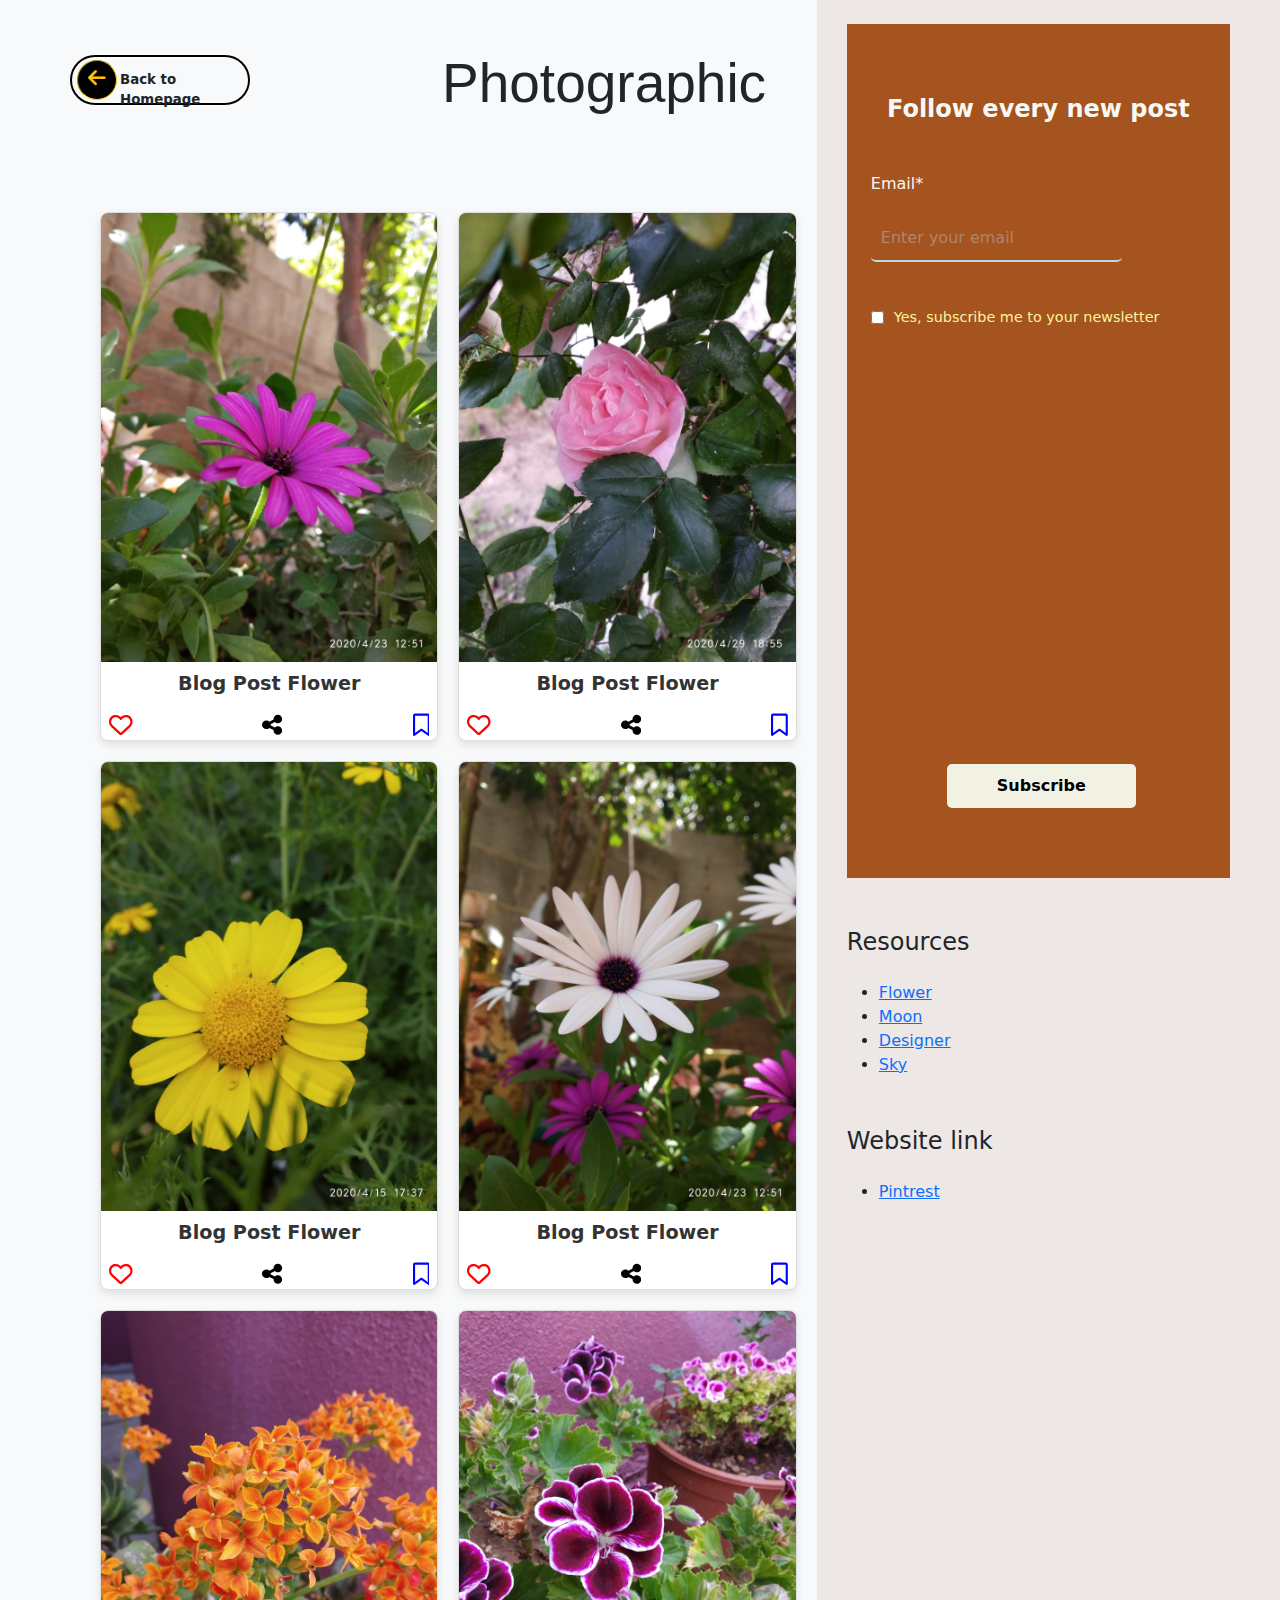
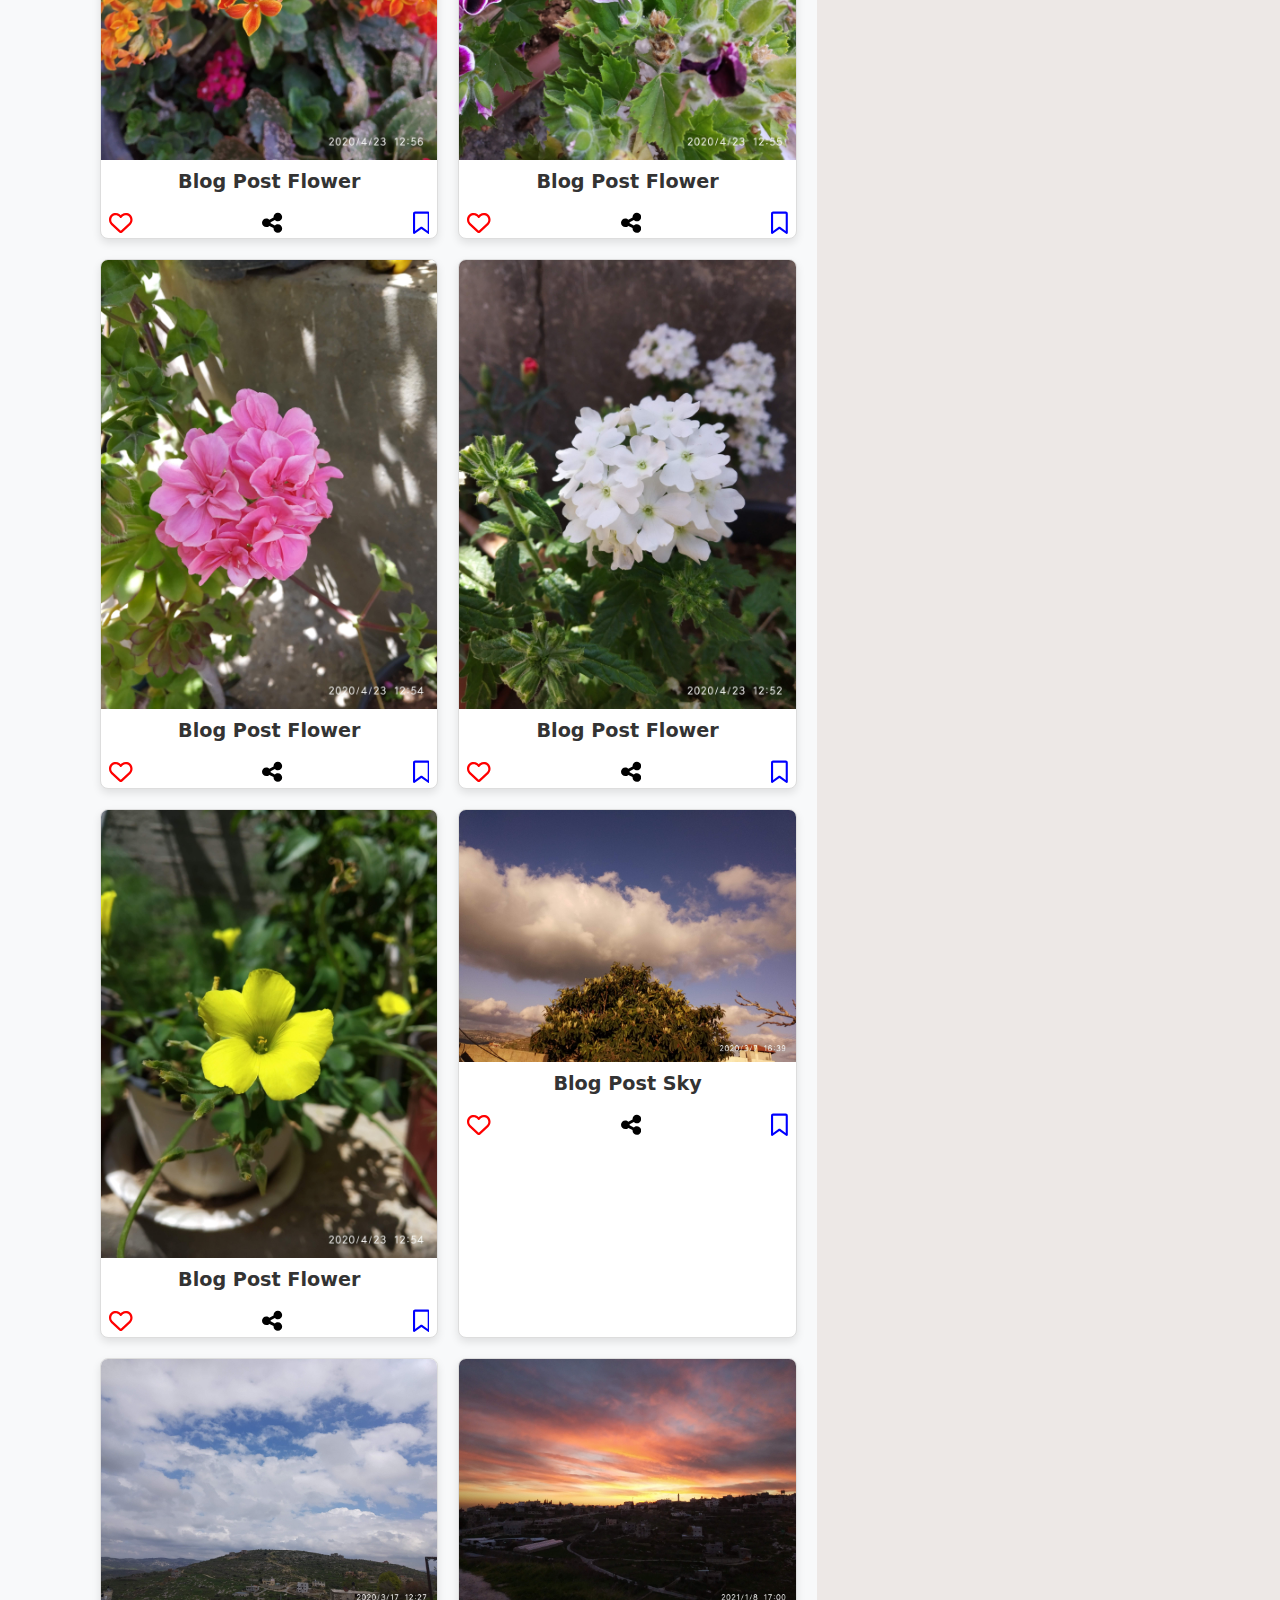
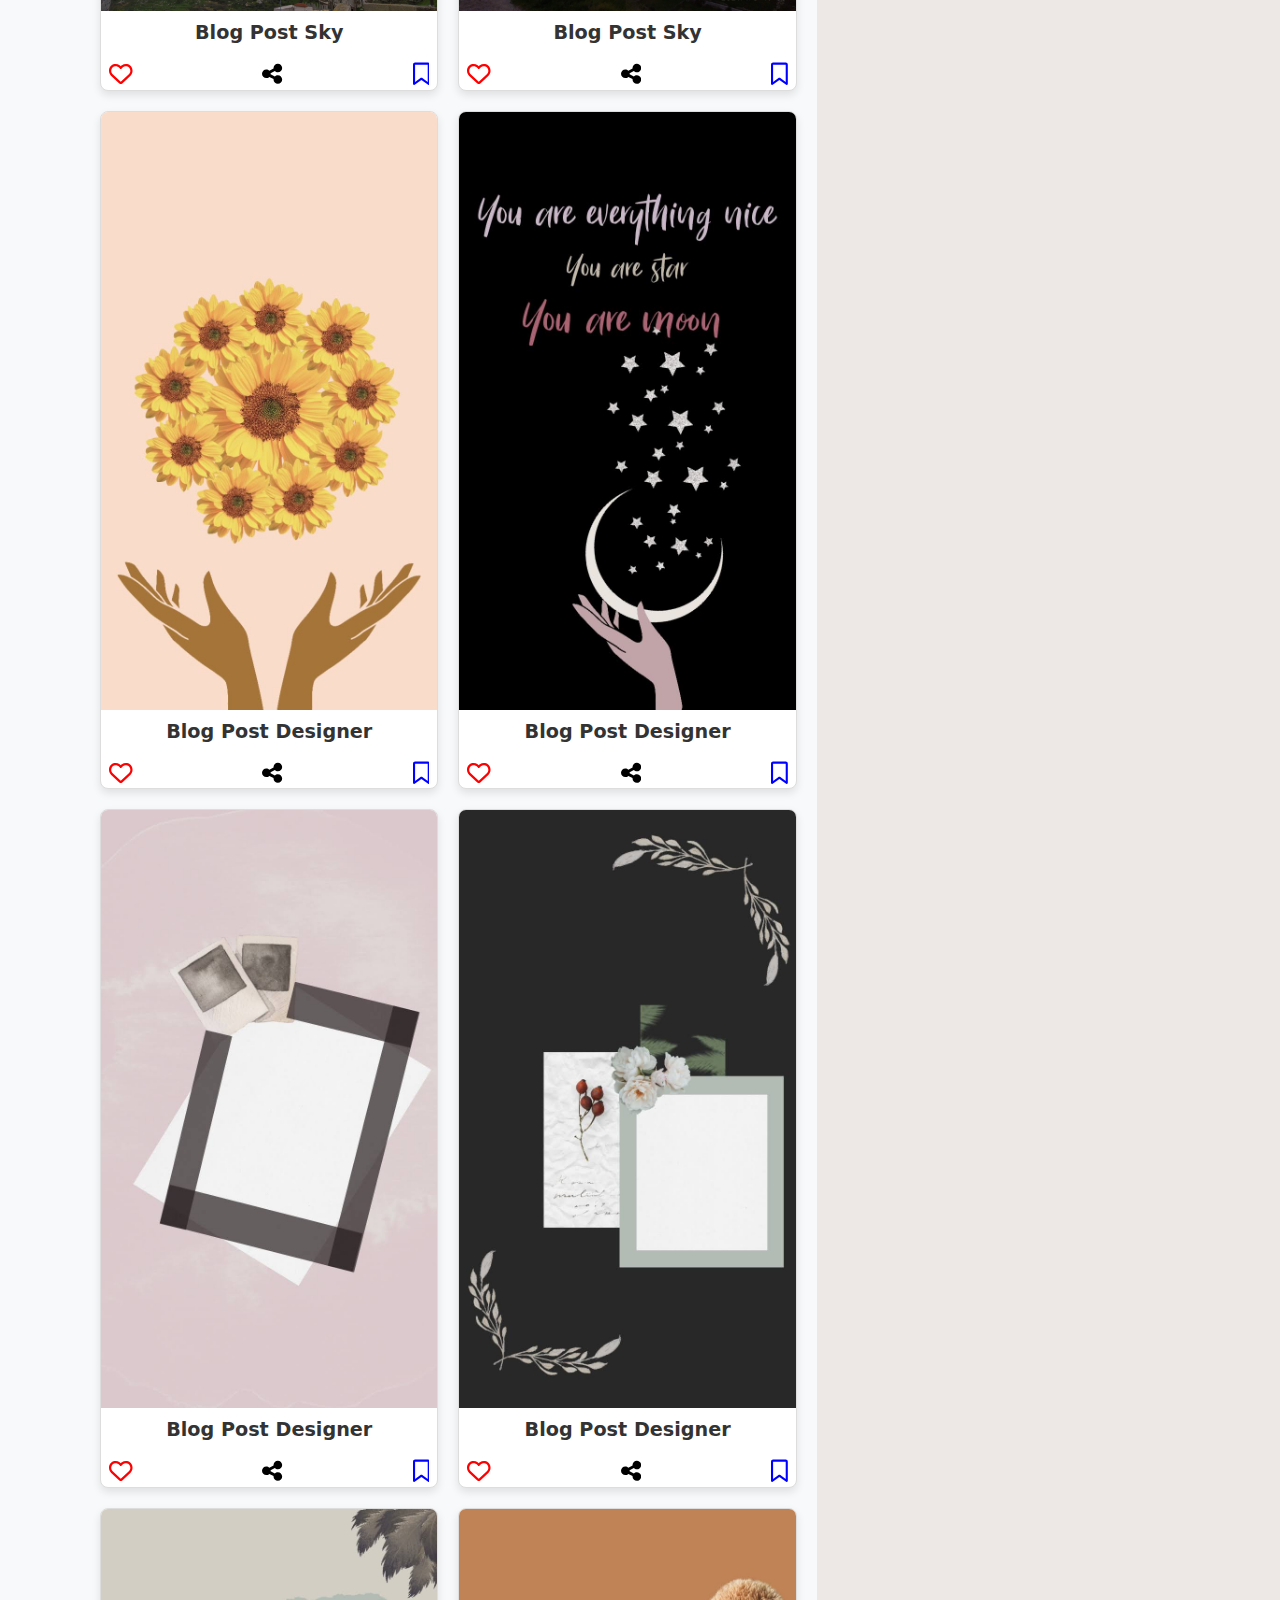
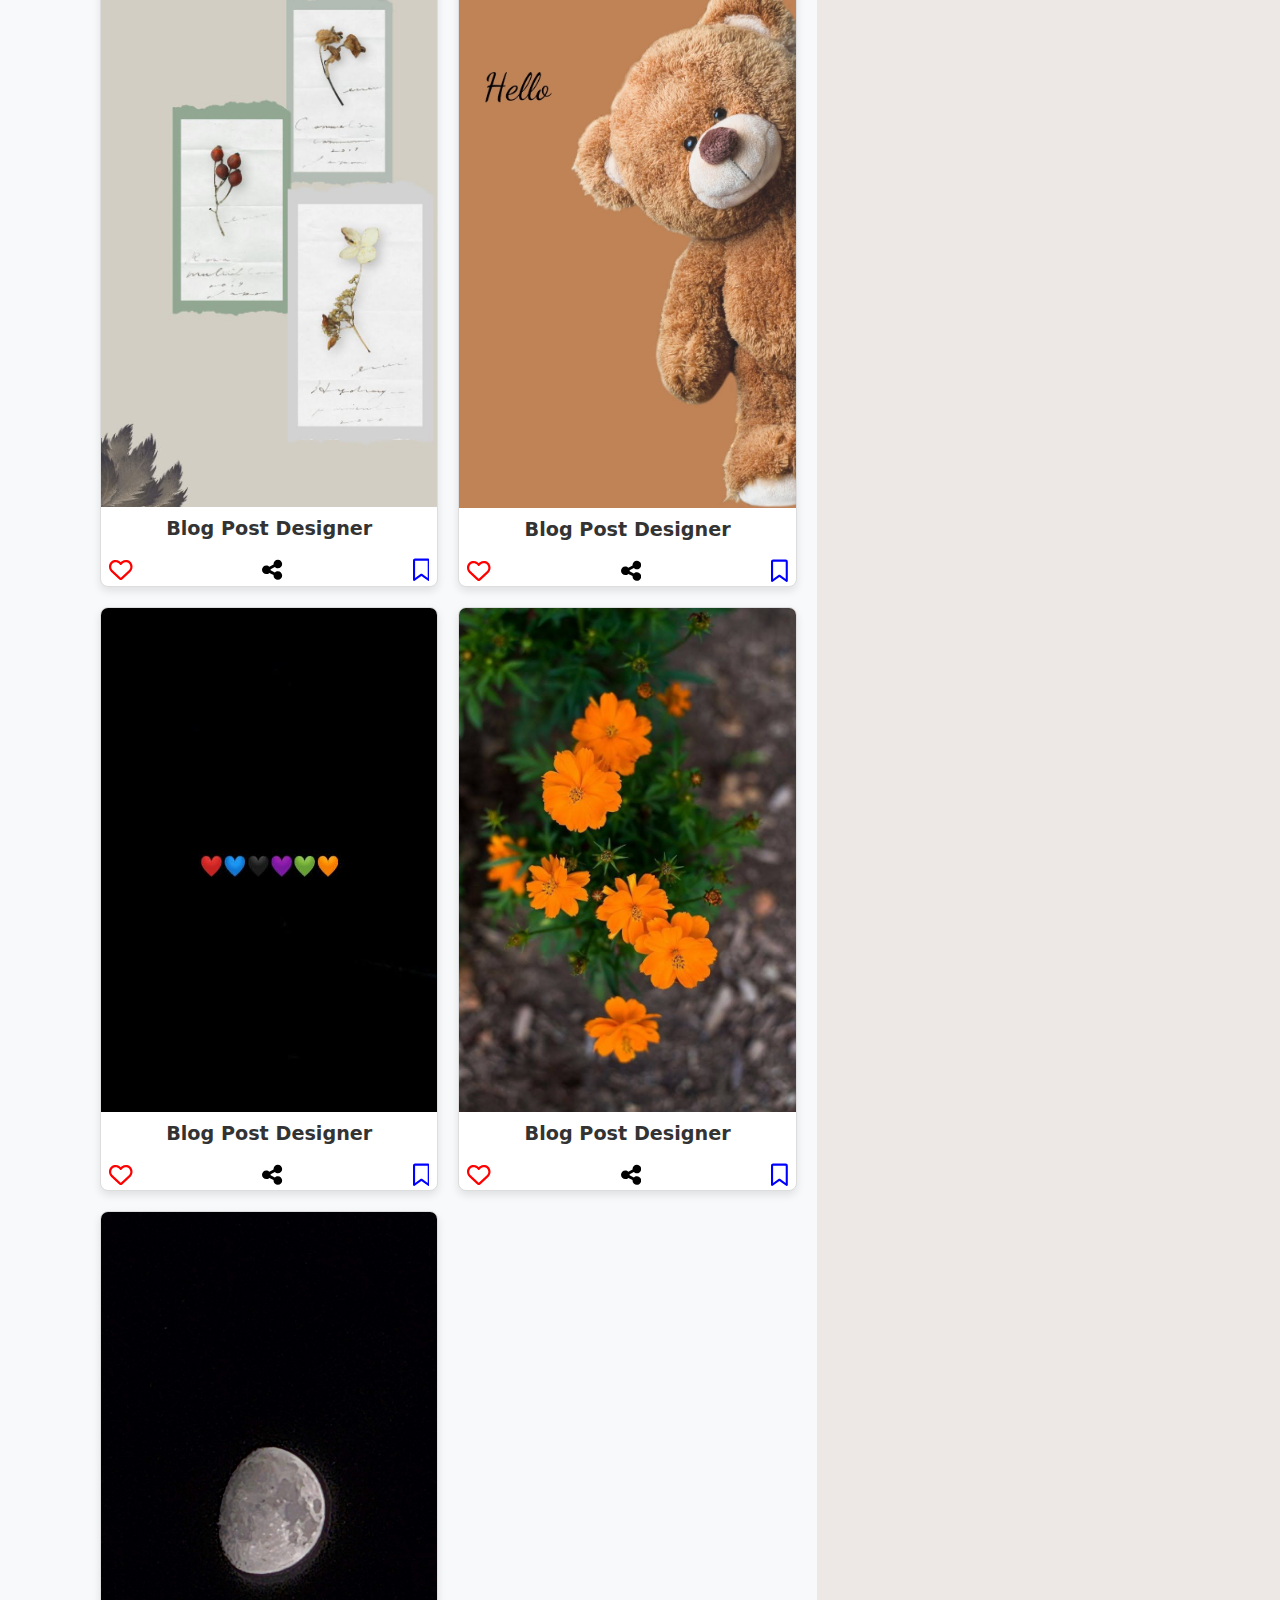
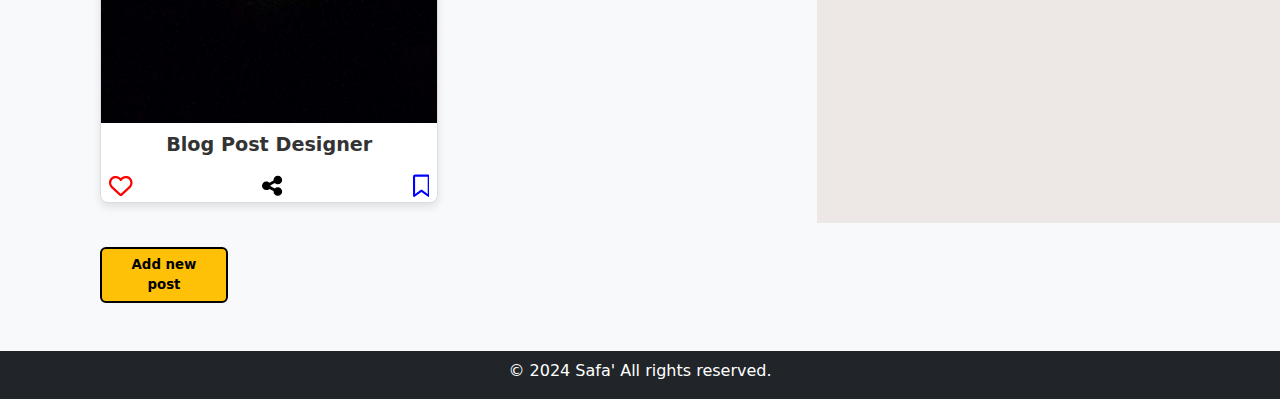
<file: BlogPost/photographic.html>
<!DOCTYPE html>
<html lang="en">

<head>
    <meta charset="UTF-8">
    <meta name="viewport" content="width=device-width, initial-scale=1.0">
    <link rel="stylesheet" href=".././Bootstrap/css/bootstrap.min.css">
    <link rel="stylesheet" href="../assets/CssStyle/photographicPost/photographicstyle.css">
    <link rel="stylesheet" href="https://cdnjs.cloudflare.com/ajax/libs/font-awesome/6.0.0-beta3/css/all.min.css">

    <link rel="icon" href="../assets/favicon/photographic.png" type="image/x-icon">
    <title>Photographic Page</title>
</head>

<body>
    <div class="layout min-vh-100 d-flex flex-column bg-light">
        <div class="d-flex">
            <div class="back rounded-pill">
                <a href="../index.html">
                    <button class="btn-back rounded-circle">
                        <i class="arrow-icon fa-solid fa-arrow-left fs-5 text-warning"></i>
                    </button>
                </a>
                <p class="fw-bold ms-5" style="font-size: smaller;">Back to Homepage</p>
            </div>
            <h1 class="service-part-heading">Photographic</h1>
        </div>

        <main class="main-section flex-grow-1">
            <section class="grid-left mt-5">

                <div class="grid-container">
                    <div class="blog-post">
                        <img src="../assets/photographicImages/7.jpg" alt="Post 1" class="post-image">
                        <div>
                            <h3 class="post-title">Blog Post Flower</h3>
                            <div class="post d-flex justify-content-between">
                                <svg class="love-shape ms-2 mb-1" width="7%" fill="red"
                                    xmlns="http://www.w3.org/2000/svg" viewBox="0 0 512 512">
                                    <path
                                        d="M225.8 468.2l-2.5-2.3L48.1 303.2C17.4 274.7 0 234.7 0 192.8l0-3.3c0-70.4 50-130.8 119.2-144C158.6 37.9 198.9 47 231 69.6c9 6.4 17.4 13.8 25 22.3c4.2-4.8 8.7-9.2 13.5-13.3c3.7-3.2 7.5-6.2 11.5-9c0 0 0 0 0 0C313.1 47 353.4 37.9 392.8 45.4C462 58.6 512 119.1 512 189.5l0 3.3c0 41.9-17.4 81.9-48.1 110.4L288.7 465.9l-2.5 2.3c-8.2 7.6-19 11.9-30.2 11.9s-22-4.2-30.2-11.9zM239.1 145c-.4-.3-.7-.7-1-1.1l-17.8-20-.1-.1s0 0 0 0c-23.1-25.9-58-37.7-92-31.2C81.6 101.5 48 142.1 48 189.5l0 3.3c0 28.5 11.9 55.8 32.8 75.2L256 430.7 431.2 268c20.9-19.4 32.8-46.7 32.8-75.2l0-3.3c0-47.3-33.6-88-80.1-96.9c-34-6.5-69 5.4-92 31.2c0 0 0 0-.1 .1s0 0-.1 .1l-17.8 20c-.3 .4-.7 .7-1 1.1c-4.5 4.5-10.6 7-16.9 7s-12.4-2.5-16.9-7z" />
                                </svg>
                                <svg class="share-shape mb-1" width="6%" xmlns="http://www.w3.org/2000/svg"
                                    viewBox="0 0 448 512">
                                    <path
                                        d="M352 224c53 0 96-43 96-96s-43-96-96-96s-96 43-96 96c0 4 .2 8 .7 11.9l-94.1 47C145.4 170.2 121.9 160 96 160c-53 0-96 43-96 96s43 96 96 96c25.9 0 49.4-10.2 66.6-26.9l94.1 47c-.5 3.9-.7 7.8-.7 11.9c0 53 43 96 96 96s96-43 96-96s-43-96-96-96c-25.9 0-49.4 10.2-66.6 26.9l-94.1-47c.5-3.9 .7-7.8 .7-11.9s-.2-8-.7-11.9l94.1-47C302.6 213.8 326.1 224 352 224z" />
                                </svg>
                                <svg class="save-shape me-2 mb-1" width="5%" fill="blue"
                                    xmlns="http://www.w3.org/2000/svg" viewBox="0 0 384 512">
                                    <path
                                        d="M0 48C0 21.5 21.5 0 48 0l0 48 0 393.4 130.1-92.9c8.3-6 19.6-6 27.9 0L336 441.4 336 48 48 48 48 0 336 0c26.5 0 48 21.5 48 48l0 440c0 9-5 17.2-13 21.3s-17.6 3.4-24.9-1.8L192 397.5 37.9 507.5c-7.3 5.2-16.9 5.9-24.9 1.8S0 497 0 488L0 48z" />
                                </svg>
                            </div>
                        </div>
                    </div>

                    <div class="blog-post">
                        <img src="../assets/photographicImages/8.jpg" alt="Post 2" class="post-image">
                        <div>
                            <h3 class="post-title">Blog Post Flower</h3>
                            <div class="d-flex justify-content-between">
                                <svg class="love-shape ms-2 mb-1" width="7%" fill="red"
                                    xmlns="http://www.w3.org/2000/svg" viewBox="0 0 512 512">
                                    <path
                                        d="M225.8 468.2l-2.5-2.3L48.1 303.2C17.4 274.7 0 234.7 0 192.8l0-3.3c0-70.4 50-130.8 119.2-144C158.6 37.9 198.9 47 231 69.6c9 6.4 17.4 13.8 25 22.3c4.2-4.8 8.7-9.2 13.5-13.3c3.7-3.2 7.5-6.2 11.5-9c0 0 0 0 0 0C313.1 47 353.4 37.9 392.8 45.4C462 58.6 512 119.1 512 189.5l0 3.3c0 41.9-17.4 81.9-48.1 110.4L288.7 465.9l-2.5 2.3c-8.2 7.6-19 11.9-30.2 11.9s-22-4.2-30.2-11.9zM239.1 145c-.4-.3-.7-.7-1-1.1l-17.8-20-.1-.1s0 0 0 0c-23.1-25.9-58-37.7-92-31.2C81.6 101.5 48 142.1 48 189.5l0 3.3c0 28.5 11.9 55.8 32.8 75.2L256 430.7 431.2 268c20.9-19.4 32.8-46.7 32.8-75.2l0-3.3c0-47.3-33.6-88-80.1-96.9c-34-6.5-69 5.4-92 31.2c0 0 0 0-.1 .1s0 0-.1 .1l-17.8 20c-.3 .4-.7 .7-1 1.1c-4.5 4.5-10.6 7-16.9 7s-12.4-2.5-16.9-7z" />
                                </svg>
                                <svg class="share-shape mb-1" width="6%" xmlns="http://www.w3.org/2000/svg"
                                    viewBox="0 0 448 512">
                                    <path
                                        d="M352 224c53 0 96-43 96-96s-43-96-96-96s-96 43-96 96c0 4 .2 8 .7 11.9l-94.1 47C145.4 170.2 121.9 160 96 160c-53 0-96 43-96 96s43 96 96 96c25.9 0 49.4-10.2 66.6-26.9l94.1 47c-.5 3.9-.7 7.8-.7 11.9c0 53 43 96 96 96s96-43 96-96s-43-96-96-96c-25.9 0-49.4 10.2-66.6 26.9l-94.1-47c.5-3.9 .7-7.8 .7-11.9s-.2-8-.7-11.9l94.1-47C302.6 213.8 326.1 224 352 224z" />
                                </svg>
                                <svg class="save-shape me-2 mb-1" width="5%" fill="blue"
                                    xmlns="http://www.w3.org/2000/svg" viewBox="0 0 384 512">
                                    <path
                                        d="M0 48C0 21.5 21.5 0 48 0l0 48 0 393.4 130.1-92.9c8.3-6 19.6-6 27.9 0L336 441.4 336 48 48 48 48 0 336 0c26.5 0 48 21.5 48 48l0 440c0 9-5 17.2-13 21.3s-17.6 3.4-24.9-1.8L192 397.5 37.9 507.5c-7.3 5.2-16.9 5.9-24.9 1.8S0 497 0 488L0 48z" />
                                </svg>
                            </div>
                        </div>
                    </div>

                    <div class="blog-post">
                        <img src="../assets/photographicImages/9.jpg" alt="Post 3" class="post-image">
                        <div>
                            <h3 class="post-title">Blog Post Flower</h3>
                            <div class="d-flex justify-content-between">
                                <svg class="love-shape ms-2 mb-1" width="7%" fill="red"
                                    xmlns="http://www.w3.org/2000/svg" viewBox="0 0 512 512">
                                    <path
                                        d="M225.8 468.2l-2.5-2.3L48.1 303.2C17.4 274.7 0 234.7 0 192.8l0-3.3c0-70.4 50-130.8 119.2-144C158.6 37.9 198.9 47 231 69.6c9 6.4 17.4 13.8 25 22.3c4.2-4.8 8.7-9.2 13.5-13.3c3.7-3.2 7.5-6.2 11.5-9c0 0 0 0 0 0C313.1 47 353.4 37.9 392.8 45.4C462 58.6 512 119.1 512 189.5l0 3.3c0 41.9-17.4 81.9-48.1 110.4L288.7 465.9l-2.5 2.3c-8.2 7.6-19 11.9-30.2 11.9s-22-4.2-30.2-11.9zM239.1 145c-.4-.3-.7-.7-1-1.1l-17.8-20-.1-.1s0 0 0 0c-23.1-25.9-58-37.7-92-31.2C81.6 101.5 48 142.1 48 189.5l0 3.3c0 28.5 11.9 55.8 32.8 75.2L256 430.7 431.2 268c20.9-19.4 32.8-46.7 32.8-75.2l0-3.3c0-47.3-33.6-88-80.1-96.9c-34-6.5-69 5.4-92 31.2c0 0 0 0-.1 .1s0 0-.1 .1l-17.8 20c-.3 .4-.7 .7-1 1.1c-4.5 4.5-10.6 7-16.9 7s-12.4-2.5-16.9-7z" />
                                </svg>
                                <svg class="share-shape mb-1" width="6%" xmlns="http://www.w3.org/2000/svg"
                                    viewBox="0 0 448 512">
                                    <path
                                        d="M352 224c53 0 96-43 96-96s-43-96-96-96s-96 43-96 96c0 4 .2 8 .7 11.9l-94.1 47C145.4 170.2 121.9 160 96 160c-53 0-96 43-96 96s43 96 96 96c25.9 0 49.4-10.2 66.6-26.9l94.1 47c-.5 3.9-.7 7.8-.7 11.9c0 53 43 96 96 96s96-43 96-96s-43-96-96-96c-25.9 0-49.4 10.2-66.6 26.9l-94.1-47c.5-3.9 .7-7.8 .7-11.9s-.2-8-.7-11.9l94.1-47C302.6 213.8 326.1 224 352 224z" />
                                </svg>
                                <svg class="save-shape me-2 mb-1" width="5%" fill="blue"
                                    xmlns="http://www.w3.org/2000/svg" viewBox="0 0 384 512">
                                    <path
                                        d="M0 48C0 21.5 21.5 0 48 0l0 48 0 393.4 130.1-92.9c8.3-6 19.6-6 27.9 0L336 441.4 336 48 48 48 48 0 336 0c26.5 0 48 21.5 48 48l0 440c0 9-5 17.2-13 21.3s-17.6 3.4-24.9-1.8L192 397.5 37.9 507.5c-7.3 5.2-16.9 5.9-24.9 1.8S0 497 0 488L0 48z" />
                                </svg>
                            </div>
                        </div>
                    </div>

                    <div class="blog-post">
                        <img src="../assets/photographicImages/10.jpg" alt="Post 4" class="post-image">
                        <div>
                            <h3 class="post-title">Blog Post Flower</h3>
                            <div class="d-flex justify-content-between">
                                <svg class="love-shape ms-2 mb-1" width="7%" fill="red"
                                    xmlns="http://www.w3.org/2000/svg" viewBox="0 0 512 512">
                                    <path
                                        d="M225.8 468.2l-2.5-2.3L48.1 303.2C17.4 274.7 0 234.7 0 192.8l0-3.3c0-70.4 50-130.8 119.2-144C158.6 37.9 198.9 47 231 69.6c9 6.4 17.4 13.8 25 22.3c4.2-4.8 8.7-9.2 13.5-13.3c3.7-3.2 7.5-6.2 11.5-9c0 0 0 0 0 0C313.1 47 353.4 37.9 392.8 45.4C462 58.6 512 119.1 512 189.5l0 3.3c0 41.9-17.4 81.9-48.1 110.4L288.7 465.9l-2.5 2.3c-8.2 7.6-19 11.9-30.2 11.9s-22-4.2-30.2-11.9zM239.1 145c-.4-.3-.7-.7-1-1.1l-17.8-20-.1-.1s0 0 0 0c-23.1-25.9-58-37.7-92-31.2C81.6 101.5 48 142.1 48 189.5l0 3.3c0 28.5 11.9 55.8 32.8 75.2L256 430.7 431.2 268c20.9-19.4 32.8-46.7 32.8-75.2l0-3.3c0-47.3-33.6-88-80.1-96.9c-34-6.5-69 5.4-92 31.2c0 0 0 0-.1 .1s0 0-.1 .1l-17.8 20c-.3 .4-.7 .7-1 1.1c-4.5 4.5-10.6 7-16.9 7s-12.4-2.5-16.9-7z" />
                                </svg>
                                <svg class="share-shape mb-1" width="6%" xmlns="http://www.w3.org/2000/svg"
                                    viewBox="0 0 448 512">
                                    <path
                                        d="M352 224c53 0 96-43 96-96s-43-96-96-96s-96 43-96 96c0 4 .2 8 .7 11.9l-94.1 47C145.4 170.2 121.9 160 96 160c-53 0-96 43-96 96s43 96 96 96c25.9 0 49.4-10.2 66.6-26.9l94.1 47c-.5 3.9-.7 7.8-.7 11.9c0 53 43 96 96 96s96-43 96-96s-43-96-96-96c-25.9 0-49.4 10.2-66.6 26.9l-94.1-47c.5-3.9 .7-7.8 .7-11.9s-.2-8-.7-11.9l94.1-47C302.6 213.8 326.1 224 352 224z" />
                                </svg>
                                <svg class="save-shape me-2 mb-1" width="5%" fill="blue"
                                    xmlns="http://www.w3.org/2000/svg" viewBox="0 0 384 512">
                                    <path
                                        d="M0 48C0 21.5 21.5 0 48 0l0 48 0 393.4 130.1-92.9c8.3-6 19.6-6 27.9 0L336 441.4 336 48 48 48 48 0 336 0c26.5 0 48 21.5 48 48l0 440c0 9-5 17.2-13 21.3s-17.6 3.4-24.9-1.8L192 397.5 37.9 507.5c-7.3 5.2-16.9 5.9-24.9 1.8S0 497 0 488L0 48z" />
                                </svg>
                            </div>
                        </div>
                    </div>

                    <div class="blog-post">
                        <img src="../assets/photographicImages/11.jpg" alt="Post 5" class="post-image">
                        <div>
                            <h3 class="post-title">Blog Post Flower</h3>
                            <div class="d-flex justify-content-between">
                                <svg class="love-shape ms-2 mb-1" width="7%" fill="red"
                                    xmlns="http://www.w3.org/2000/svg" viewBox="0 0 512 512">
                                    <path
                                        d="M225.8 468.2l-2.5-2.3L48.1 303.2C17.4 274.7 0 234.7 0 192.8l0-3.3c0-70.4 50-130.8 119.2-144C158.6 37.9 198.9 47 231 69.6c9 6.4 17.4 13.8 25 22.3c4.2-4.8 8.7-9.2 13.5-13.3c3.7-3.2 7.5-6.2 11.5-9c0 0 0 0 0 0C313.1 47 353.4 37.9 392.8 45.4C462 58.6 512 119.1 512 189.5l0 3.3c0 41.9-17.4 81.9-48.1 110.4L288.7 465.9l-2.5 2.3c-8.2 7.6-19 11.9-30.2 11.9s-22-4.2-30.2-11.9zM239.1 145c-.4-.3-.7-.7-1-1.1l-17.8-20-.1-.1s0 0 0 0c-23.1-25.9-58-37.7-92-31.2C81.6 101.5 48 142.1 48 189.5l0 3.3c0 28.5 11.9 55.8 32.8 75.2L256 430.7 431.2 268c20.9-19.4 32.8-46.7 32.8-75.2l0-3.3c0-47.3-33.6-88-80.1-96.9c-34-6.5-69 5.4-92 31.2c0 0 0 0-.1 .1s0 0-.1 .1l-17.8 20c-.3 .4-.7 .7-1 1.1c-4.5 4.5-10.6 7-16.9 7s-12.4-2.5-16.9-7z" />
                                </svg>
                                <svg class="share-shape mb-1" width="6%" xmlns="http://www.w3.org/2000/svg"
                                    viewBox="0 0 448 512">
                                    <path
                                        d="M352 224c53 0 96-43 96-96s-43-96-96-96s-96 43-96 96c0 4 .2 8 .7 11.9l-94.1 47C145.4 170.2 121.9 160 96 160c-53 0-96 43-96 96s43 96 96 96c25.9 0 49.4-10.2 66.6-26.9l94.1 47c-.5 3.9-.7 7.8-.7 11.9c0 53 43 96 96 96s96-43 96-96s-43-96-96-96c-25.9 0-49.4 10.2-66.6 26.9l-94.1-47c.5-3.9 .7-7.8 .7-11.9s-.2-8-.7-11.9l94.1-47C302.6 213.8 326.1 224 352 224z" />
                                </svg>
                                <svg class="save-shape me-2 mb-1" width="5%" fill="blue"
                                    xmlns="http://www.w3.org/2000/svg" viewBox="0 0 384 512">
                                    <path
                                        d="M0 48C0 21.5 21.5 0 48 0l0 48 0 393.4 130.1-92.9c8.3-6 19.6-6 27.9 0L336 441.4 336 48 48 48 48 0 336 0c26.5 0 48 21.5 48 48l0 440c0 9-5 17.2-13 21.3s-17.6 3.4-24.9-1.8L192 397.5 37.9 507.5c-7.3 5.2-16.9 5.9-24.9 1.8S0 497 0 488L0 48z" />
                                </svg>
                            </div>
                        </div>
                    </div>

                    <div class="blog-post">
                        <img src="../assets/photographicImages/12.jpg" alt="Post 6" class="post-image">
                        <div>
                            <h3 class="post-title">Blog Post Flower</h3>
                            <div class="d-flex justify-content-between">
                                <svg class="love-shape ms-2 mb-1" width="7%" fill="red"
                                    xmlns="http://www.w3.org/2000/svg" viewBox="0 0 512 512">
                                    <path
                                        d="M225.8 468.2l-2.5-2.3L48.1 303.2C17.4 274.7 0 234.7 0 192.8l0-3.3c0-70.4 50-130.8 119.2-144C158.6 37.9 198.9 47 231 69.6c9 6.4 17.4 13.8 25 22.3c4.2-4.8 8.7-9.2 13.5-13.3c3.7-3.2 7.5-6.2 11.5-9c0 0 0 0 0 0C313.1 47 353.4 37.9 392.8 45.4C462 58.6 512 119.1 512 189.5l0 3.3c0 41.9-17.4 81.9-48.1 110.4L288.7 465.9l-2.5 2.3c-8.2 7.6-19 11.9-30.2 11.9s-22-4.2-30.2-11.9zM239.1 145c-.4-.3-.7-.7-1-1.1l-17.8-20-.1-.1s0 0 0 0c-23.1-25.9-58-37.7-92-31.2C81.6 101.5 48 142.1 48 189.5l0 3.3c0 28.5 11.9 55.8 32.8 75.2L256 430.7 431.2 268c20.9-19.4 32.8-46.7 32.8-75.2l0-3.3c0-47.3-33.6-88-80.1-96.9c-34-6.5-69 5.4-92 31.2c0 0 0 0-.1 .1s0 0-.1 .1l-17.8 20c-.3 .4-.7 .7-1 1.1c-4.5 4.5-10.6 7-16.9 7s-12.4-2.5-16.9-7z" />
                                </svg>
                                <svg class="share-shape mb-1" width="6%" xmlns="http://www.w3.org/2000/svg"
                                    viewBox="0 0 448 512">
                                    <path
                                        d="M352 224c53 0 96-43 96-96s-43-96-96-96s-96 43-96 96c0 4 .2 8 .7 11.9l-94.1 47C145.4 170.2 121.9 160 96 160c-53 0-96 43-96 96s43 96 96 96c25.9 0 49.4-10.2 66.6-26.9l94.1 47c-.5 3.9-.7 7.8-.7 11.9c0 53 43 96 96 96s96-43 96-96s-43-96-96-96c-25.9 0-49.4 10.2-66.6 26.9l-94.1-47c.5-3.9 .7-7.8 .7-11.9s-.2-8-.7-11.9l94.1-47C302.6 213.8 326.1 224 352 224z" />
                                </svg>
                                <svg class="save-shape me-2 mb-1" width="5%" fill="blue"
                                    xmlns="http://www.w3.org/2000/svg" viewBox="0 0 384 512">
                                    <path
                                        d="M0 48C0 21.5 21.5 0 48 0l0 48 0 393.4 130.1-92.9c8.3-6 19.6-6 27.9 0L336 441.4 336 48 48 48 48 0 336 0c26.5 0 48 21.5 48 48l0 440c0 9-5 17.2-13 21.3s-17.6 3.4-24.9-1.8L192 397.5 37.9 507.5c-7.3 5.2-16.9 5.9-24.9 1.8S0 497 0 488L0 48z" />
                                </svg>
                            </div>
                        </div>
                    </div>

                    <div class="blog-post">
                        <img src="../assets/photographicImages/13.jpg" alt="Post 7" class="post-image">
                        <div>
                            <h3 class="post-title">Blog Post Flower</h3>
                            <div class="d-flex justify-content-between">
                                <svg class="love-shape ms-2 mb-1" width="7%" fill="red"
                                    xmlns="http://www.w3.org/2000/svg" viewBox="0 0 512 512">
                                    <path
                                        d="M225.8 468.2l-2.5-2.3L48.1 303.2C17.4 274.7 0 234.7 0 192.8l0-3.3c0-70.4 50-130.8 119.2-144C158.6 37.9 198.9 47 231 69.6c9 6.4 17.4 13.8 25 22.3c4.2-4.8 8.7-9.2 13.5-13.3c3.7-3.2 7.5-6.2 11.5-9c0 0 0 0 0 0C313.1 47 353.4 37.9 392.8 45.4C462 58.6 512 119.1 512 189.5l0 3.3c0 41.9-17.4 81.9-48.1 110.4L288.7 465.9l-2.5 2.3c-8.2 7.6-19 11.9-30.2 11.9s-22-4.2-30.2-11.9zM239.1 145c-.4-.3-.7-.7-1-1.1l-17.8-20-.1-.1s0 0 0 0c-23.1-25.9-58-37.7-92-31.2C81.6 101.5 48 142.1 48 189.5l0 3.3c0 28.5 11.9 55.8 32.8 75.2L256 430.7 431.2 268c20.9-19.4 32.8-46.7 32.8-75.2l0-3.3c0-47.3-33.6-88-80.1-96.9c-34-6.5-69 5.4-92 31.2c0 0 0 0-.1 .1s0 0-.1 .1l-17.8 20c-.3 .4-.7 .7-1 1.1c-4.5 4.5-10.6 7-16.9 7s-12.4-2.5-16.9-7z" />
                                </svg>
                                <svg class="share-shape mb-1" width="6%" xmlns="http://www.w3.org/2000/svg"
                                    viewBox="0 0 448 512">
                                    <path
                                        d="M352 224c53 0 96-43 96-96s-43-96-96-96s-96 43-96 96c0 4 .2 8 .7 11.9l-94.1 47C145.4 170.2 121.9 160 96 160c-53 0-96 43-96 96s43 96 96 96c25.9 0 49.4-10.2 66.6-26.9l94.1 47c-.5 3.9-.7 7.8-.7 11.9c0 53 43 96 96 96s96-43 96-96s-43-96-96-96c-25.9 0-49.4 10.2-66.6 26.9l-94.1-47c.5-3.9 .7-7.8 .7-11.9s-.2-8-.7-11.9l94.1-47C302.6 213.8 326.1 224 352 224z" />
                                </svg>
                                <svg class="save-shape me-2 mb-1" width="5%" fill="blue"
                                    xmlns="http://www.w3.org/2000/svg" viewBox="0 0 384 512">
                                    <path
                                        d="M0 48C0 21.5 21.5 0 48 0l0 48 0 393.4 130.1-92.9c8.3-6 19.6-6 27.9 0L336 441.4 336 48 48 48 48 0 336 0c26.5 0 48 21.5 48 48l0 440c0 9-5 17.2-13 21.3s-17.6 3.4-24.9-1.8L192 397.5 37.9 507.5c-7.3 5.2-16.9 5.9-24.9 1.8S0 497 0 488L0 48z" />
                                </svg>
                            </div>
                        </div>
                    </div>

                    <div class="blog-post">
                        <img src="../assets/photographicImages/14.jpg" alt="Post 8" class="post-image">
                        <div>
                            <h3 class="post-title">Blog Post Flower</h3>
                            <div class="d-flex justify-content-between">
                                <svg class="love-shape ms-2 mb-1" width="7%" fill="red"
                                    xmlns="http://www.w3.org/2000/svg" viewBox="0 0 512 512">
                                    <path
                                        d="M225.8 468.2l-2.5-2.3L48.1 303.2C17.4 274.7 0 234.7 0 192.8l0-3.3c0-70.4 50-130.8 119.2-144C158.6 37.9 198.9 47 231 69.6c9 6.4 17.4 13.8 25 22.3c4.2-4.8 8.7-9.2 13.5-13.3c3.7-3.2 7.5-6.2 11.5-9c0 0 0 0 0 0C313.1 47 353.4 37.9 392.8 45.4C462 58.6 512 119.1 512 189.5l0 3.3c0 41.9-17.4 81.9-48.1 110.4L288.7 465.9l-2.5 2.3c-8.2 7.6-19 11.9-30.2 11.9s-22-4.2-30.2-11.9zM239.1 145c-.4-.3-.7-.7-1-1.1l-17.8-20-.1-.1s0 0 0 0c-23.1-25.9-58-37.7-92-31.2C81.6 101.5 48 142.1 48 189.5l0 3.3c0 28.5 11.9 55.8 32.8 75.2L256 430.7 431.2 268c20.9-19.4 32.8-46.7 32.8-75.2l0-3.3c0-47.3-33.6-88-80.1-96.9c-34-6.5-69 5.4-92 31.2c0 0 0 0-.1 .1s0 0-.1 .1l-17.8 20c-.3 .4-.7 .7-1 1.1c-4.5 4.5-10.6 7-16.9 7s-12.4-2.5-16.9-7z" />
                                </svg>
                                <svg class="share-shape mb-1" width="6%" xmlns="http://www.w3.org/2000/svg"
                                    viewBox="0 0 448 512">
                                    <path
                                        d="M352 224c53 0 96-43 96-96s-43-96-96-96s-96 43-96 96c0 4 .2 8 .7 11.9l-94.1 47C145.4 170.2 121.9 160 96 160c-53 0-96 43-96 96s43 96 96 96c25.9 0 49.4-10.2 66.6-26.9l94.1 47c-.5 3.9-.7 7.8-.7 11.9c0 53 43 96 96 96s96-43 96-96s-43-96-96-96c-25.9 0-49.4 10.2-66.6 26.9l-94.1-47c.5-3.9 .7-7.8 .7-11.9s-.2-8-.7-11.9l94.1-47C302.6 213.8 326.1 224 352 224z" />
                                </svg>
                                <svg class="save-shape me-2 mb-1" width="5%" fill="blue"
                                    xmlns="http://www.w3.org/2000/svg" viewBox="0 0 384 512">
                                    <path
                                        d="M0 48C0 21.5 21.5 0 48 0l0 48 0 393.4 130.1-92.9c8.3-6 19.6-6 27.9 0L336 441.4 336 48 48 48 48 0 336 0c26.5 0 48 21.5 48 48l0 440c0 9-5 17.2-13 21.3s-17.6 3.4-24.9-1.8L192 397.5 37.9 507.5c-7.3 5.2-16.9 5.9-24.9 1.8S0 497 0 488L0 48z" />
                                </svg>
                            </div>
                        </div>
                    </div>

                    <div class="blog-post">
                        <img src="../assets/photographicImages/15.jpg" alt="Post 9" class="post-image">
                        <div>
                            <h3 class="post-title">Blog Post Flower</h3>
                            <div class="d-flex justify-content-between">
                                <svg class="love-shape ms-2 mb-1" width="7%" fill="red"
                                    xmlns="http://www.w3.org/2000/svg" viewBox="0 0 512 512">
                                    <path
                                        d="M225.8 468.2l-2.5-2.3L48.1 303.2C17.4 274.7 0 234.7 0 192.8l0-3.3c0-70.4 50-130.8 119.2-144C158.6 37.9 198.9 47 231 69.6c9 6.4 17.4 13.8 25 22.3c4.2-4.8 8.7-9.2 13.5-13.3c3.7-3.2 7.5-6.2 11.5-9c0 0 0 0 0 0C313.1 47 353.4 37.9 392.8 45.4C462 58.6 512 119.1 512 189.5l0 3.3c0 41.9-17.4 81.9-48.1 110.4L288.7 465.9l-2.5 2.3c-8.2 7.6-19 11.9-30.2 11.9s-22-4.2-30.2-11.9zM239.1 145c-.4-.3-.7-.7-1-1.1l-17.8-20-.1-.1s0 0 0 0c-23.1-25.9-58-37.7-92-31.2C81.6 101.5 48 142.1 48 189.5l0 3.3c0 28.5 11.9 55.8 32.8 75.2L256 430.7 431.2 268c20.9-19.4 32.8-46.7 32.8-75.2l0-3.3c0-47.3-33.6-88-80.1-96.9c-34-6.5-69 5.4-92 31.2c0 0 0 0-.1 .1s0 0-.1 .1l-17.8 20c-.3 .4-.7 .7-1 1.1c-4.5 4.5-10.6 7-16.9 7s-12.4-2.5-16.9-7z" />
                                </svg>
                                <svg class="share-shape mb-1" width="6%" xmlns="http://www.w3.org/2000/svg"
                                    viewBox="0 0 448 512">
                                    <path
                                        d="M352 224c53 0 96-43 96-96s-43-96-96-96s-96 43-96 96c0 4 .2 8 .7 11.9l-94.1 47C145.4 170.2 121.9 160 96 160c-53 0-96 43-96 96s43 96 96 96c25.9 0 49.4-10.2 66.6-26.9l94.1 47c-.5 3.9-.7 7.8-.7 11.9c0 53 43 96 96 96s96-43 96-96s-43-96-96-96c-25.9 0-49.4 10.2-66.6 26.9l-94.1-47c.5-3.9 .7-7.8 .7-11.9s-.2-8-.7-11.9l94.1-47C302.6 213.8 326.1 224 352 224z" />
                                </svg>
                                <svg class="save-shape me-2 mb-1" width="5%" fill="blue"
                                    xmlns="http://www.w3.org/2000/svg" viewBox="0 0 384 512">
                                    <path
                                        d="M0 48C0 21.5 21.5 0 48 0l0 48 0 393.4 130.1-92.9c8.3-6 19.6-6 27.9 0L336 441.4 336 48 48 48 48 0 336 0c26.5 0 48 21.5 48 48l0 440c0 9-5 17.2-13 21.3s-17.6 3.4-24.9-1.8L192 397.5 37.9 507.5c-7.3 5.2-16.9 5.9-24.9 1.8S0 497 0 488L0 48z" />
                                </svg>
                            </div>
                        </div>
                    </div>

                    <div class="blog-post">
                        <img src="../assets/photographicImages/16.jpg" alt="Post 10" class="post-image">
                        <div>
                            <h3 class="post-title">Blog Post Sky</h3>
                            <div class="d-flex justify-content-between">
                                <svg class="love-shape ms-2 mb-1" width="7%" fill="red"
                                    xmlns="http://www.w3.org/2000/svg" viewBox="0 0 512 512">
                                    <path
                                        d="M225.8 468.2l-2.5-2.3L48.1 303.2C17.4 274.7 0 234.7 0 192.8l0-3.3c0-70.4 50-130.8 119.2-144C158.6 37.9 198.9 47 231 69.6c9 6.4 17.4 13.8 25 22.3c4.2-4.8 8.7-9.2 13.5-13.3c3.7-3.2 7.5-6.2 11.5-9c0 0 0 0 0 0C313.1 47 353.4 37.9 392.8 45.4C462 58.6 512 119.1 512 189.5l0 3.3c0 41.9-17.4 81.9-48.1 110.4L288.7 465.9l-2.5 2.3c-8.2 7.6-19 11.9-30.2 11.9s-22-4.2-30.2-11.9zM239.1 145c-.4-.3-.7-.7-1-1.1l-17.8-20-.1-.1s0 0 0 0c-23.1-25.9-58-37.7-92-31.2C81.6 101.5 48 142.1 48 189.5l0 3.3c0 28.5 11.9 55.8 32.8 75.2L256 430.7 431.2 268c20.9-19.4 32.8-46.7 32.8-75.2l0-3.3c0-47.3-33.6-88-80.1-96.9c-34-6.5-69 5.4-92 31.2c0 0 0 0-.1 .1s0 0-.1 .1l-17.8 20c-.3 .4-.7 .7-1 1.1c-4.5 4.5-10.6 7-16.9 7s-12.4-2.5-16.9-7z" />
                                </svg>
                                <svg class="share-shape mb-1" width="6%" xmlns="http://www.w3.org/2000/svg"
                                    viewBox="0 0 448 512">
                                    <path
                                        d="M352 224c53 0 96-43 96-96s-43-96-96-96s-96 43-96 96c0 4 .2 8 .7 11.9l-94.1 47C145.4 170.2 121.9 160 96 160c-53 0-96 43-96 96s43 96 96 96c25.9 0 49.4-10.2 66.6-26.9l94.1 47c-.5 3.9-.7 7.8-.7 11.9c0 53 43 96 96 96s96-43 96-96s-43-96-96-96c-25.9 0-49.4 10.2-66.6 26.9l-94.1-47c.5-3.9 .7-7.8 .7-11.9s-.2-8-.7-11.9l94.1-47C302.6 213.8 326.1 224 352 224z" />
                                </svg>
                                <svg class="save-shape me-2 mb-1" width="5%" fill="blue"
                                    xmlns="http://www.w3.org/2000/svg" viewBox="0 0 384 512">
                                    <path
                                        d="M0 48C0 21.5 21.5 0 48 0l0 48 0 393.4 130.1-92.9c8.3-6 19.6-6 27.9 0L336 441.4 336 48 48 48 48 0 336 0c26.5 0 48 21.5 48 48l0 440c0 9-5 17.2-13 21.3s-17.6 3.4-24.9-1.8L192 397.5 37.9 507.5c-7.3 5.2-16.9 5.9-24.9 1.8S0 497 0 488L0 48z" />
                                </svg>
                            </div>
                        </div>
                    </div>

                    <div class="blog-post">
                        <img src="../assets/photographicImages/17.jpg" alt="Post 11" class="post-image">
                        <div>
                            <h3 class="post-title">Blog Post Sky</h3>
                            <div class="d-flex justify-content-between">
                                <svg class="love-shape ms-2 mb-1" width="7%" fill="red"
                                    xmlns="http://www.w3.org/2000/svg" viewBox="0 0 512 512">
                                    <path
                                        d="M225.8 468.2l-2.5-2.3L48.1 303.2C17.4 274.7 0 234.7 0 192.8l0-3.3c0-70.4 50-130.8 119.2-144C158.6 37.9 198.9 47 231 69.6c9 6.4 17.4 13.8 25 22.3c4.2-4.8 8.7-9.2 13.5-13.3c3.7-3.2 7.5-6.2 11.5-9c0 0 0 0 0 0C313.1 47 353.4 37.9 392.8 45.4C462 58.6 512 119.1 512 189.5l0 3.3c0 41.9-17.4 81.9-48.1 110.4L288.7 465.9l-2.5 2.3c-8.2 7.6-19 11.9-30.2 11.9s-22-4.2-30.2-11.9zM239.1 145c-.4-.3-.7-.7-1-1.1l-17.8-20-.1-.1s0 0 0 0c-23.1-25.9-58-37.7-92-31.2C81.6 101.5 48 142.1 48 189.5l0 3.3c0 28.5 11.9 55.8 32.8 75.2L256 430.7 431.2 268c20.9-19.4 32.8-46.7 32.8-75.2l0-3.3c0-47.3-33.6-88-80.1-96.9c-34-6.5-69 5.4-92 31.2c0 0 0 0-.1 .1s0 0-.1 .1l-17.8 20c-.3 .4-.7 .7-1 1.1c-4.5 4.5-10.6 7-16.9 7s-12.4-2.5-16.9-7z" />
                                </svg>
                                <svg class="share-shape mb-1" width="6%" xmlns="http://www.w3.org/2000/svg"
                                    viewBox="0 0 448 512">
                                    <path
                                        d="M352 224c53 0 96-43 96-96s-43-96-96-96s-96 43-96 96c0 4 .2 8 .7 11.9l-94.1 47C145.4 170.2 121.9 160 96 160c-53 0-96 43-96 96s43 96 96 96c25.9 0 49.4-10.2 66.6-26.9l94.1 47c-.5 3.9-.7 7.8-.7 11.9c0 53 43 96 96 96s96-43 96-96s-43-96-96-96c-25.9 0-49.4 10.2-66.6 26.9l-94.1-47c.5-3.9 .7-7.8 .7-11.9s-.2-8-.7-11.9l94.1-47C302.6 213.8 326.1 224 352 224z" />
                                </svg>
                                <svg class="save-shape me-2 mb-1" width="5%" fill="blue"
                                    xmlns="http://www.w3.org/2000/svg" viewBox="0 0 384 512">
                                    <path
                                        d="M0 48C0 21.5 21.5 0 48 0l0 48 0 393.4 130.1-92.9c8.3-6 19.6-6 27.9 0L336 441.4 336 48 48 48 48 0 336 0c26.5 0 48 21.5 48 48l0 440c0 9-5 17.2-13 21.3s-17.6 3.4-24.9-1.8L192 397.5 37.9 507.5c-7.3 5.2-16.9 5.9-24.9 1.8S0 497 0 488L0 48z" />
                                </svg>
                            </div>
                        </div>
                    </div>

                    <div class="blog-post">
                        <img src="../assets/photographicImages/18.jpg" alt="Post 12" class="post-image">
                        <div>
                            <h3 class="post-title">Blog Post Sky</h3>
                            <div class="d-flex justify-content-between">
                                <svg class="love-shape ms-2 mb-1" width="7%" fill="red"
                                    xmlns="http://www.w3.org/2000/svg" viewBox="0 0 512 512">
                                    <path
                                        d="M225.8 468.2l-2.5-2.3L48.1 303.2C17.4 274.7 0 234.7 0 192.8l0-3.3c0-70.4 50-130.8 119.2-144C158.6 37.9 198.9 47 231 69.6c9 6.4 17.4 13.8 25 22.3c4.2-4.8 8.7-9.2 13.5-13.3c3.7-3.2 7.5-6.2 11.5-9c0 0 0 0 0 0C313.1 47 353.4 37.9 392.8 45.4C462 58.6 512 119.1 512 189.5l0 3.3c0 41.9-17.4 81.9-48.1 110.4L288.7 465.9l-2.5 2.3c-8.2 7.6-19 11.9-30.2 11.9s-22-4.2-30.2-11.9zM239.1 145c-.4-.3-.7-.7-1-1.1l-17.8-20-.1-.1s0 0 0 0c-23.1-25.9-58-37.7-92-31.2C81.6 101.5 48 142.1 48 189.5l0 3.3c0 28.5 11.9 55.8 32.8 75.2L256 430.7 431.2 268c20.9-19.4 32.8-46.7 32.8-75.2l0-3.3c0-47.3-33.6-88-80.1-96.9c-34-6.5-69 5.4-92 31.2c0 0 0 0-.1 .1s0 0-.1 .1l-17.8 20c-.3 .4-.7 .7-1 1.1c-4.5 4.5-10.6 7-16.9 7s-12.4-2.5-16.9-7z" />
                                </svg>
                                <svg class="share-shape mb-1" width="6%" xmlns="http://www.w3.org/2000/svg"
                                    viewBox="0 0 448 512">
                                    <path
                                        d="M352 224c53 0 96-43 96-96s-43-96-96-96s-96 43-96 96c0 4 .2 8 .7 11.9l-94.1 47C145.4 170.2 121.9 160 96 160c-53 0-96 43-96 96s43 96 96 96c25.9 0 49.4-10.2 66.6-26.9l94.1 47c-.5 3.9-.7 7.8-.7 11.9c0 53 43 96 96 96s96-43 96-96s-43-96-96-96c-25.9 0-49.4 10.2-66.6 26.9l-94.1-47c.5-3.9 .7-7.8 .7-11.9s-.2-8-.7-11.9l94.1-47C302.6 213.8 326.1 224 352 224z" />
                                </svg>
                                <svg class="save-shape me-2 mb-1" width="5%" fill="blue"
                                    xmlns="http://www.w3.org/2000/svg" viewBox="0 0 384 512">
                                    <path
                                        d="M0 48C0 21.5 21.5 0 48 0l0 48 0 393.4 130.1-92.9c8.3-6 19.6-6 27.9 0L336 441.4 336 48 48 48 48 0 336 0c26.5 0 48 21.5 48 48l0 440c0 9-5 17.2-13 21.3s-17.6 3.4-24.9-1.8L192 397.5 37.9 507.5c-7.3 5.2-16.9 5.9-24.9 1.8S0 497 0 488L0 48z" />
                                </svg>
                            </div>
                        </div>
                    </div>

                    <div class="blog-post">
                        <img src="../assets/photographicImages/19.jpg" alt="Post 13" class="post-image">
                        <div>
                            <h3 class="post-title">Blog Post Designer</h3>
                            <div class="d-flex justify-content-between">
                                <svg class="love-shape ms-2 mb-1" width="7%" fill="red"
                                    xmlns="http://www.w3.org/2000/svg" viewBox="0 0 512 512">
                                    <path
                                        d="M225.8 468.2l-2.5-2.3L48.1 303.2C17.4 274.7 0 234.7 0 192.8l0-3.3c0-70.4 50-130.8 119.2-144C158.6 37.9 198.9 47 231 69.6c9 6.4 17.4 13.8 25 22.3c4.2-4.8 8.7-9.2 13.5-13.3c3.7-3.2 7.5-6.2 11.5-9c0 0 0 0 0 0C313.1 47 353.4 37.9 392.8 45.4C462 58.6 512 119.1 512 189.5l0 3.3c0 41.9-17.4 81.9-48.1 110.4L288.7 465.9l-2.5 2.3c-8.2 7.6-19 11.9-30.2 11.9s-22-4.2-30.2-11.9zM239.1 145c-.4-.3-.7-.7-1-1.1l-17.8-20-.1-.1s0 0 0 0c-23.1-25.9-58-37.7-92-31.2C81.6 101.5 48 142.1 48 189.5l0 3.3c0 28.5 11.9 55.8 32.8 75.2L256 430.7 431.2 268c20.9-19.4 32.8-46.7 32.8-75.2l0-3.3c0-47.3-33.6-88-80.1-96.9c-34-6.5-69 5.4-92 31.2c0 0 0 0-.1 .1s0 0-.1 .1l-17.8 20c-.3 .4-.7 .7-1 1.1c-4.5 4.5-10.6 7-16.9 7s-12.4-2.5-16.9-7z" />
                                </svg>
                                <svg class="share-shape mb-1" width="6%" xmlns="http://www.w3.org/2000/svg"
                                    viewBox="0 0 448 512">
                                    <path
                                        d="M352 224c53 0 96-43 96-96s-43-96-96-96s-96 43-96 96c0 4 .2 8 .7 11.9l-94.1 47C145.4 170.2 121.9 160 96 160c-53 0-96 43-96 96s43 96 96 96c25.9 0 49.4-10.2 66.6-26.9l94.1 47c-.5 3.9-.7 7.8-.7 11.9c0 53 43 96 96 96s96-43 96-96s-43-96-96-96c-25.9 0-49.4 10.2-66.6 26.9l-94.1-47c.5-3.9 .7-7.8 .7-11.9s-.2-8-.7-11.9l94.1-47C302.6 213.8 326.1 224 352 224z" />
                                </svg>
                                <svg class="save-shape me-2 mb-1" width="5%" fill="blue"
                                    xmlns="http://www.w3.org/2000/svg" viewBox="0 0 384 512">
                                    <path
                                        d="M0 48C0 21.5 21.5 0 48 0l0 48 0 393.4 130.1-92.9c8.3-6 19.6-6 27.9 0L336 441.4 336 48 48 48 48 0 336 0c26.5 0 48 21.5 48 48l0 440c0 9-5 17.2-13 21.3s-17.6 3.4-24.9-1.8L192 397.5 37.9 507.5c-7.3 5.2-16.9 5.9-24.9 1.8S0 497 0 488L0 48z" />
                                </svg>
                            </div>
                        </div>
                    </div>

                    <div class="blog-post">
                        <img src="../assets/photographicImages/20.jpg" alt="Post 14" class="post-image">
                        <div>
                            <h3 class="post-title">Blog Post Designer</h3>
                            <div class="d-flex justify-content-between">
                                <svg class="love-shape ms-2 mb-1" width="7%" fill="red"
                                    xmlns="http://www.w3.org/2000/svg" viewBox="0 0 512 512">
                                    <path
                                        d="M225.8 468.2l-2.5-2.3L48.1 303.2C17.4 274.7 0 234.7 0 192.8l0-3.3c0-70.4 50-130.8 119.2-144C158.6 37.9 198.9 47 231 69.6c9 6.4 17.4 13.8 25 22.3c4.2-4.8 8.7-9.2 13.5-13.3c3.7-3.2 7.5-6.2 11.5-9c0 0 0 0 0 0C313.1 47 353.4 37.9 392.8 45.4C462 58.6 512 119.1 512 189.5l0 3.3c0 41.9-17.4 81.9-48.1 110.4L288.7 465.9l-2.5 2.3c-8.2 7.6-19 11.9-30.2 11.9s-22-4.2-30.2-11.9zM239.1 145c-.4-.3-.7-.7-1-1.1l-17.8-20-.1-.1s0 0 0 0c-23.1-25.9-58-37.7-92-31.2C81.6 101.5 48 142.1 48 189.5l0 3.3c0 28.5 11.9 55.8 32.8 75.2L256 430.7 431.2 268c20.9-19.4 32.8-46.7 32.8-75.2l0-3.3c0-47.3-33.6-88-80.1-96.9c-34-6.5-69 5.4-92 31.2c0 0 0 0-.1 .1s0 0-.1 .1l-17.8 20c-.3 .4-.7 .7-1 1.1c-4.5 4.5-10.6 7-16.9 7s-12.4-2.5-16.9-7z" />
                                </svg>
                                <svg class="share-shape mb-1" width="6%" xmlns="http://www.w3.org/2000/svg"
                                    viewBox="0 0 448 512">
                                    <path
                                        d="M352 224c53 0 96-43 96-96s-43-96-96-96s-96 43-96 96c0 4 .2 8 .7 11.9l-94.1 47C145.4 170.2 121.9 160 96 160c-53 0-96 43-96 96s43 96 96 96c25.9 0 49.4-10.2 66.6-26.9l94.1 47c-.5 3.9-.7 7.8-.7 11.9c0 53 43 96 96 96s96-43 96-96s-43-96-96-96c-25.9 0-49.4 10.2-66.6 26.9l-94.1-47c.5-3.9 .7-7.8 .7-11.9s-.2-8-.7-11.9l94.1-47C302.6 213.8 326.1 224 352 224z" />
                                </svg>
                                <svg class="save-shape me-2 mb-1" width="5%" fill="blue"
                                    xmlns="http://www.w3.org/2000/svg" viewBox="0 0 384 512">
                                    <path
                                        d="M0 48C0 21.5 21.5 0 48 0l0 48 0 393.4 130.1-92.9c8.3-6 19.6-6 27.9 0L336 441.4 336 48 48 48 48 0 336 0c26.5 0 48 21.5 48 48l0 440c0 9-5 17.2-13 21.3s-17.6 3.4-24.9-1.8L192 397.5 37.9 507.5c-7.3 5.2-16.9 5.9-24.9 1.8S0 497 0 488L0 48z" />
                                </svg>
                            </div>
                        </div>
                    </div>

                    <div class="blog-post">
                        <img src="../assets/photographicImages/22.jpg" alt="Post 15" class="post-image">
                        <div>
                            <h3 class="post-title">Blog Post Designer</h3>
                            <div class="d-flex justify-content-between">
                                <svg class="love-shape ms-2 mb-1" width="7%" fill="red"
                                    xmlns="http://www.w3.org/2000/svg" viewBox="0 0 512 512">
                                    <path
                                        d="M225.8 468.2l-2.5-2.3L48.1 303.2C17.4 274.7 0 234.7 0 192.8l0-3.3c0-70.4 50-130.8 119.2-144C158.6 37.9 198.9 47 231 69.6c9 6.4 17.4 13.8 25 22.3c4.2-4.8 8.7-9.2 13.5-13.3c3.7-3.2 7.5-6.2 11.5-9c0 0 0 0 0 0C313.1 47 353.4 37.9 392.8 45.4C462 58.6 512 119.1 512 189.5l0 3.3c0 41.9-17.4 81.9-48.1 110.4L288.7 465.9l-2.5 2.3c-8.2 7.6-19 11.9-30.2 11.9s-22-4.2-30.2-11.9zM239.1 145c-.4-.3-.7-.7-1-1.1l-17.8-20-.1-.1s0 0 0 0c-23.1-25.9-58-37.7-92-31.2C81.6 101.5 48 142.1 48 189.5l0 3.3c0 28.5 11.9 55.8 32.8 75.2L256 430.7 431.2 268c20.9-19.4 32.8-46.7 32.8-75.2l0-3.3c0-47.3-33.6-88-80.1-96.9c-34-6.5-69 5.4-92 31.2c0 0 0 0-.1 .1s0 0-.1 .1l-17.8 20c-.3 .4-.7 .7-1 1.1c-4.5 4.5-10.6 7-16.9 7s-12.4-2.5-16.9-7z" />
                                </svg>
                                <svg class="share-shape mb-1" width="6%" xmlns="http://www.w3.org/2000/svg"
                                    viewBox="0 0 448 512">
                                    <path
                                        d="M352 224c53 0 96-43 96-96s-43-96-96-96s-96 43-96 96c0 4 .2 8 .7 11.9l-94.1 47C145.4 170.2 121.9 160 96 160c-53 0-96 43-96 96s43 96 96 96c25.9 0 49.4-10.2 66.6-26.9l94.1 47c-.5 3.9-.7 7.8-.7 11.9c0 53 43 96 96 96s96-43 96-96s-43-96-96-96c-25.9 0-49.4 10.2-66.6 26.9l-94.1-47c.5-3.9 .7-7.8 .7-11.9s-.2-8-.7-11.9l94.1-47C302.6 213.8 326.1 224 352 224z" />
                                </svg>
                                <svg class="save-shape me-2 mb-1" width="5%" fill="blue"
                                    xmlns="http://www.w3.org/2000/svg" viewBox="0 0 384 512">
                                    <path
                                        d="M0 48C0 21.5 21.5 0 48 0l0 48 0 393.4 130.1-92.9c8.3-6 19.6-6 27.9 0L336 441.4 336 48 48 48 48 0 336 0c26.5 0 48 21.5 48 48l0 440c0 9-5 17.2-13 21.3s-17.6 3.4-24.9-1.8L192 397.5 37.9 507.5c-7.3 5.2-16.9 5.9-24.9 1.8S0 497 0 488L0 48z" />
                                </svg>
                            </div>
                        </div>
                    </div>

                    <div class="blog-post">
                        <img src="../assets/photographicImages/23.jpg" alt="Post 16" class="post-image">
                        <div>
                            <h3 class="post-title">Blog Post Designer</h3>
                            <div class="d-flex justify-content-between">
                                <svg class="love-shape ms-2 mb-1" width="7%" fill="red"
                                    xmlns="http://www.w3.org/2000/svg" viewBox="0 0 512 512">
                                    <path
                                        d="M225.8 468.2l-2.5-2.3L48.1 303.2C17.4 274.7 0 234.7 0 192.8l0-3.3c0-70.4 50-130.8 119.2-144C158.6 37.9 198.9 47 231 69.6c9 6.4 17.4 13.8 25 22.3c4.2-4.8 8.7-9.2 13.5-13.3c3.7-3.2 7.5-6.2 11.5-9c0 0 0 0 0 0C313.1 47 353.4 37.9 392.8 45.4C462 58.6 512 119.1 512 189.5l0 3.3c0 41.9-17.4 81.9-48.1 110.4L288.7 465.9l-2.5 2.3c-8.2 7.6-19 11.9-30.2 11.9s-22-4.2-30.2-11.9zM239.1 145c-.4-.3-.7-.7-1-1.1l-17.8-20-.1-.1s0 0 0 0c-23.1-25.9-58-37.7-92-31.2C81.6 101.5 48 142.1 48 189.5l0 3.3c0 28.5 11.9 55.8 32.8 75.2L256 430.7 431.2 268c20.9-19.4 32.8-46.7 32.8-75.2l0-3.3c0-47.3-33.6-88-80.1-96.9c-34-6.5-69 5.4-92 31.2c0 0 0 0-.1 .1s0 0-.1 .1l-17.8 20c-.3 .4-.7 .7-1 1.1c-4.5 4.5-10.6 7-16.9 7s-12.4-2.5-16.9-7z" />
                                </svg>
                                <svg class="share-shape mb-1" width="6%" xmlns="http://www.w3.org/2000/svg"
                                    viewBox="0 0 448 512">
                                    <path
                                        d="M352 224c53 0 96-43 96-96s-43-96-96-96s-96 43-96 96c0 4 .2 8 .7 11.9l-94.1 47C145.4 170.2 121.9 160 96 160c-53 0-96 43-96 96s43 96 96 96c25.9 0 49.4-10.2 66.6-26.9l94.1 47c-.5 3.9-.7 7.8-.7 11.9c0 53 43 96 96 96s96-43 96-96s-43-96-96-96c-25.9 0-49.4 10.2-66.6 26.9l-94.1-47c.5-3.9 .7-7.8 .7-11.9s-.2-8-.7-11.9l94.1-47C302.6 213.8 326.1 224 352 224z" />
                                </svg>
                                <svg class="save-shape me-2 mb-1" width="5%" fill="blue"
                                    xmlns="http://www.w3.org/2000/svg" viewBox="0 0 384 512">
                                    <path
                                        d="M0 48C0 21.5 21.5 0 48 0l0 48 0 393.4 130.1-92.9c8.3-6 19.6-6 27.9 0L336 441.4 336 48 48 48 48 0 336 0c26.5 0 48 21.5 48 48l0 440c0 9-5 17.2-13 21.3s-17.6 3.4-24.9-1.8L192 397.5 37.9 507.5c-7.3 5.2-16.9 5.9-24.9 1.8S0 497 0 488L0 48z" />
                                </svg>
                            </div>
                        </div>
                    </div>

                    <div class="blog-post">
                        <img src="../assets/photographicImages/24.jpg" alt="Post 17" class="post-image">
                        <div>
                            <h3 class="post-title">Blog Post Designer</h3>
                            <div class="d-flex justify-content-between">
                                <svg class="love-shape ms-2 mb-1" width="7%" fill="red"
                                    xmlns="http://www.w3.org/2000/svg" viewBox="0 0 512 512">
                                    <path
                                        d="M225.8 468.2l-2.5-2.3L48.1 303.2C17.4 274.7 0 234.7 0 192.8l0-3.3c0-70.4 50-130.8 119.2-144C158.6 37.9 198.9 47 231 69.6c9 6.4 17.4 13.8 25 22.3c4.2-4.8 8.7-9.2 13.5-13.3c3.7-3.2 7.5-6.2 11.5-9c0 0 0 0 0 0C313.1 47 353.4 37.9 392.8 45.4C462 58.6 512 119.1 512 189.5l0 3.3c0 41.9-17.4 81.9-48.1 110.4L288.7 465.9l-2.5 2.3c-8.2 7.6-19 11.9-30.2 11.9s-22-4.2-30.2-11.9zM239.1 145c-.4-.3-.7-.7-1-1.1l-17.8-20-.1-.1s0 0 0 0c-23.1-25.9-58-37.7-92-31.2C81.6 101.5 48 142.1 48 189.5l0 3.3c0 28.5 11.9 55.8 32.8 75.2L256 430.7 431.2 268c20.9-19.4 32.8-46.7 32.8-75.2l0-3.3c0-47.3-33.6-88-80.1-96.9c-34-6.5-69 5.4-92 31.2c0 0 0 0-.1 .1s0 0-.1 .1l-17.8 20c-.3 .4-.7 .7-1 1.1c-4.5 4.5-10.6 7-16.9 7s-12.4-2.5-16.9-7z" />
                                </svg>
                                <svg class="share-shape mb-1" width="6%" xmlns="http://www.w3.org/2000/svg"
                                    viewBox="0 0 448 512">
                                    <path
                                        d="M352 224c53 0 96-43 96-96s-43-96-96-96s-96 43-96 96c0 4 .2 8 .7 11.9l-94.1 47C145.4 170.2 121.9 160 96 160c-53 0-96 43-96 96s43 96 96 96c25.9 0 49.4-10.2 66.6-26.9l94.1 47c-.5 3.9-.7 7.8-.7 11.9c0 53 43 96 96 96s96-43 96-96s-43-96-96-96c-25.9 0-49.4 10.2-66.6 26.9l-94.1-47c.5-3.9 .7-7.8 .7-11.9s-.2-8-.7-11.9l94.1-47C302.6 213.8 326.1 224 352 224z" />
                                </svg>
                                <svg class="save-shape me-2 mb-1" width="5%" fill="blue"
                                    xmlns="http://www.w3.org/2000/svg" viewBox="0 0 384 512">
                                    <path
                                        d="M0 48C0 21.5 21.5 0 48 0l0 48 0 393.4 130.1-92.9c8.3-6 19.6-6 27.9 0L336 441.4 336 48 48 48 48 0 336 0c26.5 0 48 21.5 48 48l0 440c0 9-5 17.2-13 21.3s-17.6 3.4-24.9-1.8L192 397.5 37.9 507.5c-7.3 5.2-16.9 5.9-24.9 1.8S0 497 0 488L0 48z" />
                                </svg>
                            </div>
                        </div>
                    </div>

                    <div class="blog-post">
                        <img src="../assets/photographicImages/25.jpg" alt="Post 18" class="post-image"
                            style="height: 100%;">
                        <div>
                            <h3 class="post-title">Blog Post Designer</h3>
                            <div class="d-flex justify-content-between">
                                <svg class="love-shape ms-2 mb-1" width="7%" fill="red"
                                    xmlns="http://www.w3.org/2000/svg" viewBox="0 0 512 512">
                                    <path
                                        d="M225.8 468.2l-2.5-2.3L48.1 303.2C17.4 274.7 0 234.7 0 192.8l0-3.3c0-70.4 50-130.8 119.2-144C158.6 37.9 198.9 47 231 69.6c9 6.4 17.4 13.8 25 22.3c4.2-4.8 8.7-9.2 13.5-13.3c3.7-3.2 7.5-6.2 11.5-9c0 0 0 0 0 0C313.1 47 353.4 37.9 392.8 45.4C462 58.6 512 119.1 512 189.5l0 3.3c0 41.9-17.4 81.9-48.1 110.4L288.7 465.9l-2.5 2.3c-8.2 7.6-19 11.9-30.2 11.9s-22-4.2-30.2-11.9zM239.1 145c-.4-.3-.7-.7-1-1.1l-17.8-20-.1-.1s0 0 0 0c-23.1-25.9-58-37.7-92-31.2C81.6 101.5 48 142.1 48 189.5l0 3.3c0 28.5 11.9 55.8 32.8 75.2L256 430.7 431.2 268c20.9-19.4 32.8-46.7 32.8-75.2l0-3.3c0-47.3-33.6-88-80.1-96.9c-34-6.5-69 5.4-92 31.2c0 0 0 0-.1 .1s0 0-.1 .1l-17.8 20c-.3 .4-.7 .7-1 1.1c-4.5 4.5-10.6 7-16.9 7s-12.4-2.5-16.9-7z" />
                                </svg>
                                <svg class="share-shape mb-1" width="6%" xmlns="http://www.w3.org/2000/svg"
                                    viewBox="0 0 448 512">
                                    <path
                                        d="M352 224c53 0 96-43 96-96s-43-96-96-96s-96 43-96 96c0 4 .2 8 .7 11.9l-94.1 47C145.4 170.2 121.9 160 96 160c-53 0-96 43-96 96s43 96 96 96c25.9 0 49.4-10.2 66.6-26.9l94.1 47c-.5 3.9-.7 7.8-.7 11.9c0 53 43 96 96 96s96-43 96-96s-43-96-96-96c-25.9 0-49.4 10.2-66.6 26.9l-94.1-47c.5-3.9 .7-7.8 .7-11.9s-.2-8-.7-11.9l94.1-47C302.6 213.8 326.1 224 352 224z" />
                                </svg>
                                <svg class="save-shape me-2 mb-1" width="5%" fill="blue"
                                    xmlns="http://www.w3.org/2000/svg" viewBox="0 0 384 512">
                                    <path
                                        d="M0 48C0 21.5 21.5 0 48 0l0 48 0 393.4 130.1-92.9c8.3-6 19.6-6 27.9 0L336 441.4 336 48 48 48 48 0 336 0c26.5 0 48 21.5 48 48l0 440c0 9-5 17.2-13 21.3s-17.6 3.4-24.9-1.8L192 397.5 37.9 507.5c-7.3 5.2-16.9 5.9-24.9 1.8S0 497 0 488L0 48z" />
                                </svg>
                            </div>
                        </div>
                    </div>

                    <div class="blog-post">
                        <img src="../assets/photographicImages/26.jpg" alt="Post 19" class="post-image"
                            style="height: 100%;">
                        <div>
                            <h3 class="post-title">Blog Post Designer</h3>
                            <div class="d-flex justify-content-between">
                                <svg class="love-shape ms-2 mb-1" width="7%" fill="red"
                                    xmlns="http://www.w3.org/2000/svg" viewBox="0 0 512 512">
                                    <path
                                        d="M225.8 468.2l-2.5-2.3L48.1 303.2C17.4 274.7 0 234.7 0 192.8l0-3.3c0-70.4 50-130.8 119.2-144C158.6 37.9 198.9 47 231 69.6c9 6.4 17.4 13.8 25 22.3c4.2-4.8 8.7-9.2 13.5-13.3c3.7-3.2 7.5-6.2 11.5-9c0 0 0 0 0 0C313.1 47 353.4 37.9 392.8 45.4C462 58.6 512 119.1 512 189.5l0 3.3c0 41.9-17.4 81.9-48.1 110.4L288.7 465.9l-2.5 2.3c-8.2 7.6-19 11.9-30.2 11.9s-22-4.2-30.2-11.9zM239.1 145c-.4-.3-.7-.7-1-1.1l-17.8-20-.1-.1s0 0 0 0c-23.1-25.9-58-37.7-92-31.2C81.6 101.5 48 142.1 48 189.5l0 3.3c0 28.5 11.9 55.8 32.8 75.2L256 430.7 431.2 268c20.9-19.4 32.8-46.7 32.8-75.2l0-3.3c0-47.3-33.6-88-80.1-96.9c-34-6.5-69 5.4-92 31.2c0 0 0 0-.1 .1s0 0-.1 .1l-17.8 20c-.3 .4-.7 .7-1 1.1c-4.5 4.5-10.6 7-16.9 7s-12.4-2.5-16.9-7z" />
                                </svg>
                                <svg class="share-shape mb-1" width="6%" xmlns="http://www.w3.org/2000/svg"
                                    viewBox="0 0 448 512">
                                    <path
                                        d="M352 224c53 0 96-43 96-96s-43-96-96-96s-96 43-96 96c0 4 .2 8 .7 11.9l-94.1 47C145.4 170.2 121.9 160 96 160c-53 0-96 43-96 96s43 96 96 96c25.9 0 49.4-10.2 66.6-26.9l94.1 47c-.5 3.9-.7 7.8-.7 11.9c0 53 43 96 96 96s96-43 96-96s-43-96-96-96c-25.9 0-49.4 10.2-66.6 26.9l-94.1-47c.5-3.9 .7-7.8 .7-11.9s-.2-8-.7-11.9l94.1-47C302.6 213.8 326.1 224 352 224z" />
                                </svg>
                                <svg class="save-shape me-2 mb-1" width="5%" fill="blue"
                                    xmlns="http://www.w3.org/2000/svg" viewBox="0 0 384 512">
                                    <path
                                        d="M0 48C0 21.5 21.5 0 48 0l0 48 0 393.4 130.1-92.9c8.3-6 19.6-6 27.9 0L336 441.4 336 48 48 48 48 0 336 0c26.5 0 48 21.5 48 48l0 440c0 9-5 17.2-13 21.3s-17.6 3.4-24.9-1.8L192 397.5 37.9 507.5c-7.3 5.2-16.9 5.9-24.9 1.8S0 497 0 488L0 48z" />
                                </svg>
                            </div>
                        </div>
                    </div>

                    <div class="blog-post">
                        <img src="../assets/photographicImages/27.jpg" alt="Post 20" class="post-image">
                        <div>
                            <h3 class="post-title">Blog Post Designer</h3>
                            <div class="d-flex justify-content-between">
                                <svg class="love-shape ms-2 mb-1" width="7%" fill="red"
                                    xmlns="http://www.w3.org/2000/svg" viewBox="0 0 512 512">
                                    <path
                                        d="M225.8 468.2l-2.5-2.3L48.1 303.2C17.4 274.7 0 234.7 0 192.8l0-3.3c0-70.4 50-130.8 119.2-144C158.6 37.9 198.9 47 231 69.6c9 6.4 17.4 13.8 25 22.3c4.2-4.8 8.7-9.2 13.5-13.3c3.7-3.2 7.5-6.2 11.5-9c0 0 0 0 0 0C313.1 47 353.4 37.9 392.8 45.4C462 58.6 512 119.1 512 189.5l0 3.3c0 41.9-17.4 81.9-48.1 110.4L288.7 465.9l-2.5 2.3c-8.2 7.6-19 11.9-30.2 11.9s-22-4.2-30.2-11.9zM239.1 145c-.4-.3-.7-.7-1-1.1l-17.8-20-.1-.1s0 0 0 0c-23.1-25.9-58-37.7-92-31.2C81.6 101.5 48 142.1 48 189.5l0 3.3c0 28.5 11.9 55.8 32.8 75.2L256 430.7 431.2 268c20.9-19.4 32.8-46.7 32.8-75.2l0-3.3c0-47.3-33.6-88-80.1-96.9c-34-6.5-69 5.4-92 31.2c0 0 0 0-.1 .1s0 0-.1 .1l-17.8 20c-.3 .4-.7 .7-1 1.1c-4.5 4.5-10.6 7-16.9 7s-12.4-2.5-16.9-7z" />
                                </svg>
                                <svg class="share-shape mb-1" width="6%" xmlns="http://www.w3.org/2000/svg"
                                    viewBox="0 0 448 512">
                                    <path
                                        d="M352 224c53 0 96-43 96-96s-43-96-96-96s-96 43-96 96c0 4 .2 8 .7 11.9l-94.1 47C145.4 170.2 121.9 160 96 160c-53 0-96 43-96 96s43 96 96 96c25.9 0 49.4-10.2 66.6-26.9l94.1 47c-.5 3.9-.7 7.8-.7 11.9c0 53 43 96 96 96s96-43 96-96s-43-96-96-96c-25.9 0-49.4 10.2-66.6 26.9l-94.1-47c.5-3.9 .7-7.8 .7-11.9s-.2-8-.7-11.9l94.1-47C302.6 213.8 326.1 224 352 224z" />
                                </svg>
                                <svg class="save-shape me-2 mb-1" width="5%" fill="blue"
                                    xmlns="http://www.w3.org/2000/svg" viewBox="0 0 384 512">
                                    <path
                                        d="M0 48C0 21.5 21.5 0 48 0l0 48 0 393.4 130.1-92.9c8.3-6 19.6-6 27.9 0L336 441.4 336 48 48 48 48 0 336 0c26.5 0 48 21.5 48 48l0 440c0 9-5 17.2-13 21.3s-17.6 3.4-24.9-1.8L192 397.5 37.9 507.5c-7.3 5.2-16.9 5.9-24.9 1.8S0 497 0 488L0 48z" />
                                </svg>
                            </div>
                        </div>
                    </div>

                    <div class="blog-post">
                        <img src="../assets/photographicImages/28.jpg" alt="Post 21" class="post-image">
                        <div>
                            <h3 class="post-title">Blog Post Designer</h3>
                            <div class="d-flex justify-content-between">
                                <svg class="love-shape ms-2 mb-1" width="7%" fill="red"
                                    xmlns="http://www.w3.org/2000/svg" viewBox="0 0 512 512">
                                    <path
                                        d="M225.8 468.2l-2.5-2.3L48.1 303.2C17.4 274.7 0 234.7 0 192.8l0-3.3c0-70.4 50-130.8 119.2-144C158.6 37.9 198.9 47 231 69.6c9 6.4 17.4 13.8 25 22.3c4.2-4.8 8.7-9.2 13.5-13.3c3.7-3.2 7.5-6.2 11.5-9c0 0 0 0 0 0C313.1 47 353.4 37.9 392.8 45.4C462 58.6 512 119.1 512 189.5l0 3.3c0 41.9-17.4 81.9-48.1 110.4L288.7 465.9l-2.5 2.3c-8.2 7.6-19 11.9-30.2 11.9s-22-4.2-30.2-11.9zM239.1 145c-.4-.3-.7-.7-1-1.1l-17.8-20-.1-.1s0 0 0 0c-23.1-25.9-58-37.7-92-31.2C81.6 101.5 48 142.1 48 189.5l0 3.3c0 28.5 11.9 55.8 32.8 75.2L256 430.7 431.2 268c20.9-19.4 32.8-46.7 32.8-75.2l0-3.3c0-47.3-33.6-88-80.1-96.9c-34-6.5-69 5.4-92 31.2c0 0 0 0-.1 .1s0 0-.1 .1l-17.8 20c-.3 .4-.7 .7-1 1.1c-4.5 4.5-10.6 7-16.9 7s-12.4-2.5-16.9-7z" />
                                </svg>
                                <svg class="share-shape mb-1" width="6%" xmlns="http://www.w3.org/2000/svg"
                                    viewBox="0 0 448 512">
                                    <path
                                        d="M352 224c53 0 96-43 96-96s-43-96-96-96s-96 43-96 96c0 4 .2 8 .7 11.9l-94.1 47C145.4 170.2 121.9 160 96 160c-53 0-96 43-96 96s43 96 96 96c25.9 0 49.4-10.2 66.6-26.9l94.1 47c-.5 3.9-.7 7.8-.7 11.9c0 53 43 96 96 96s96-43 96-96s-43-96-96-96c-25.9 0-49.4 10.2-66.6 26.9l-94.1-47c.5-3.9 .7-7.8 .7-11.9s-.2-8-.7-11.9l94.1-47C302.6 213.8 326.1 224 352 224z" />
                                </svg>
                                <svg class="save-shape me-2 mb-1" width="5%" fill="blue"
                                    xmlns="http://www.w3.org/2000/svg" viewBox="0 0 384 512">
                                    <path
                                        d="M0 48C0 21.5 21.5 0 48 0l0 48 0 393.4 130.1-92.9c8.3-6 19.6-6 27.9 0L336 441.4 336 48 48 48 48 0 336 0c26.5 0 48 21.5 48 48l0 440c0 9-5 17.2-13 21.3s-17.6 3.4-24.9-1.8L192 397.5 37.9 507.5c-7.3 5.2-16.9 5.9-24.9 1.8S0 497 0 488L0 48z" />
                                </svg>
                            </div>
                        </div>
                    </div>
                </div>

            </section>

            <section class="grid-right min-vh-100 w-100">
                <div class="subscribe">
                    <h3 class="subscribe-heading">Follow every new post</h3>
                    <form class="subscribe-form mt-5 ms-4">
                        <label for="email" class="email-label">Email*</label>
                        <input type="email" id="email" class="form-control" placeholder="Enter your email" required>

                        <div class="checkbox-container">
                            <input type="checkbox" id="subscribe" required>
                            <label for="subscribe">Yes, subscribe me to your newsletter</label>
                        </div>

                        <button type="submit" class="btn btn-primary subscribe-button">Subscribe</button>
                    </form>
                </div>

                <div class="resource">
                    <h4 class="resource-heading">Resources</h4>
                    <ul class="resource-list mt-4">
                        <li><a href="https://www.britannica.com/science/pollination" target="_blank">Flower</a></li>
                        <li><a href="https://science.nasa.gov/moon/" target="_blank">Moon</a></li>
                        <li><a href="https://designer.microsoft.com/" target="_blank">Designer</a></li>
                        <li><a href="https://www.freepik.com/photos/sky" target="_blank">Sky</a></li>
                    </ul>
                </div>

                <div class="resource">
                    <h4 class="resource-heading">Website link</h4>
                    <ul class="resource-list mt-4">
                        <li><a href="https://www.pinterest.com/fahmawisafa2001/" target="_blank">Pintrest</a></li>
                </div>
            </section>
        </main>

        <button class="add-post btn btn-warning mt-4">Add new post</button>

        <footer class="footer mt-5">
            <div class="w-100 bg-dark text-white d-flex justify-content-center align-items-center pt-2">
                <p>&copy; 2024 Safa' All rights reserved. </p>
            </div>
        </footer>

    </div>
</body>

</html>
</file>
<file: assets/CssStyle/IndexCssStyle/styleIndex.css>
@import url("../IndexCssStyle/styleHeader.css");
@import url("../IndexCssStyle/styleContent.css");
@import url("../IndexCssStyle/styleFooter.css");

body{
    font-family: 'Arima', sans-serif;
    display: grid;
    grid-template-columns: 1fr;
    grid-template-rows: auto; 
    gap: 20px;
}

.btn-arrow {
    width: 40px;
    height: 40px;
    position: fixed;
    bottom: 5px;
    left: 10px;
    z-index: 1;
    background-color: #000000;
    border: 1px inset #fed313;
}
</file>
<file: mediaQuery/IndexmediaQuery/headerMediaquey.css>
/** media query for small screen **/

@media (max-width: 600px) {

    .layout {
        width: auto;
        overflow-x: hidden;
    }

    .header {
        background-image: none;
        min-height: 90.625em;
        display: flex;
        flex-direction: column;
        position: relative;
    }

    .nav-linklist {
        display: flex;
        align-items: center;
        gap: 0.9375em;
        position: absolute;
        top: 9.5em;
        right: 1.5em;
    }

    .logo {
        width: 30%;
    }

    .form {
        position: relative;
        right: 0.5em;
    }

    .form-control {
        background-color: transparent;
        border: none;
        border-radius: 0;
        border-bottom: 0.09375em solid rgb(102, 141, 137);
        width: 100%;
    }

    .form-control::placeholder {
        font-size: 0.9em;
    }

    .search-btn {
        font-size: 0.625em;
        height: 10%;
        margin-top: 0.625em;
        padding-left: 1em;
        width: 19% !important;
    }

    .link {
        font-size: 1em;
        padding: 0.625em;
    }

    .image {
        position: relative;
        left: 26%;
        transform: translateY(-87em);
        width: 60%;
    }

    .hero-img {
        width: 80%;
    }

    .yellow-div {
        height: 10%;
        width: 90%;
        position: absolute;
        top: 20em;
        right: 3em;
        background-color: #d7c59a;
        animation: slideInFromLeft 1s ease-out forwards;
    }

    /* Animation from Left */
    @keyframes slideInFromLeft {
        0% {
            transform: translateX(-100%);
            opacity: 0;
        }

        100% {
            transform: translateX(0);
            opacity: 1;
        }
    }

    .green-div {
        height: 45%;
        width: 80%;
        position: absolute;
        top: 30%;
        left: 13em;
        background-color: #afd4b3;
        animation: slideInFromRight 1s ease-out forwards;
    }

    /* Animation from Right */
    @keyframes slideInFromRight {
        0% {
            transform: translateX(100%);
            opacity: 0;
        }

        100% {
            transform: translateX(0);
            opacity: 1;
        }
    }

    .blue-div {
        background-color: transparent;
    }

    .hero-par {
        font-size: 1.5em;
        width: 85%;
        line-height: 2;
        margin-top: 15em;
        margin-left: 3.5em;
        text-align: center;
    }

    .part-par {
        font-size: 1.1em;
    }

    .social-media {
        flex-direction: row;
        gap: 0;
        margin-left: 6.25em;
        justify-content: center;
    }

    .linkedin,
    .github,
    .facebook {
        width: 22%;
        margin-top: 58em;
    }

    .CV-button,
    .hire-button {
        width: 35%;
        height: 4.5%;
        font-size: large;
        margin-left: -13em;
        margin-bottom: 8em;
        animation: slideInFromLeft 1s ease-out forwards;
    }

    .hire-button {
        margin-left: -20em;
        margin-bottom: 6.5em;
        animation: slideInFromRight 1s ease-out forwards;
    }
}

/** media query for medium screen**/

@media (max-width: 1024px) {

    .layout {
        width: auto;
        overflow-x: hidden;
    }

    .header {
        background-image: none;
        min-height: 115vh;
    }

    .logo {
        width: 30%;
    }

    .nav-linklist {
        gap: 20px;
        position: absolute;
        top: 9.5em;
        right: 1.5em;
    }

    .link {
        padding: 0.6em;
        font-size: 1.3em;
    }

    .image {
        width: 60%;
        top: 16em;
        left: 16em;
    }

    .yellow-div {
        height: 25px;
        width: 220px;
        top: 106%;
        right: 44%;
    }

    .blue-div {
        height: 20px;
        width: 180px;
        top: 105%;
        right: 30%;
    }

    .green-div {
        height: 15px;
        width: 120px;
        top: 110%;
        left: 50%;
    }

    .hero-name {
        font-size: 3rem;
    }

    .hero-par {
        line-height: 1.5em;
        width: 85%;
        font-size: 1.8em;
        margin-top: 14em;
        margin-left: 3em;
        text-align: center;
    }

    .social-media {
        position: absolute;
        flex-direction: column;
        gap: 15px;
        width: 50%;
        top: 40em;
        left: 9.5em;
    }

    .CV-button {
        font-size: 1.4em;
        left: 13em;
        top: 47.5em;
        width: 30%;
        height: 4.8%;
    }

    .hire-button {
        font-size: 1.4em;
        left: 13em;
        top: 50.5em;
        width: 30%;
        height: 4.8%;
    }
}
</file>
<file: mediaQuery/IndexmediaQuery/serviceMediaquery.css>
/** media query for small screen **/

@media (max-width: 600px) {

    .service-section {
        display: flex;
        flex-direction: column;
        align-items: start;
    }

    .content-heading {
        width: 23.125em;
        margin-left: 10em;
    }

    #basic-heading-content {
        font-size: 3em;
        margin-left: -1em;
        margin-top: 1em;
    }

    #secondary-heading-content {
        font-size: 2.2em;
        width: 100%;
        margin-left: 5em;
    }

    .content-img {
        position: absolute;
        width: 60%;
        top: -3.4375em;
        left: -7em;
    }

    .box {
        margin-top: 7em;
        margin-left: 9em;
    }

    #box {
        margin-top: 1.0625em;
    }

    .box h5 {
        font-size: 1.7em;
        text-align: center;
        line-height: 1.25em;
        margin-top: 0.9375em;
    }

    .box svg {
        width: 4em;
    }
}

/** media query for medium screen**/

@media (max-width: 1024px) {

    .service-section {
        display: flex;
        flex-direction: column;
        align-items: start;
    }

    .content-img {
        width: 40%;
        left: 8em;
    }

    .box {
        margin-top: 8em;
        margin-left: 19em;
    }

    #box {
        margin-top: 3em;
    }

    #basic-heading-content {
        font-size: 3.6em;
        margin-left: 7.3em;
        margin-top: 1em;
    }

    #secondary-heading-content {
        font-size: 2.8em;
        margin-left: 5em;
        margin-top: 1.5em;
    }

    .box h5 {
        font-size: 1.8em;
        text-align: center;
        line-height: 1.5em;
        margin-top: 0.9375em;
    }
}
</file>
<file: mediaQuery/IndexmediaQuery/skillsMediaquery.css>
/** media query for small screen **/

@media (max-width: 600px) {

    .skills-section {
        margin-top: 6.25em;
        min-height: 68.75em;
        display: flex;
        flex-direction: column;
        align-items: center;
        background-color: rgba(233, 210, 204, 0.604);
    }

    .content-heading {
        position: relative;
    }

    .basic-heading-skills {
        font-size: 2.5em;
        margin-top: 1.5em;
        margin-right: 4em;
    }

    .secondary-heading-skills {
        font-size: 1.875em;
        width: 50em;
        text-align: center;
        margin-right: 6em;
    }

    .skills-par {
        font-size: 1.4em;
        width: 19em;
        margin-right: 7em;
        margin-top: 0;
        text-align: center;
    }

    .italic-par {
        width: 20em;
        font-size: 1.25em;
        margin-right: 8.7em;
        margin-top: 0.3125em;
        text-align: center;
    }

    .skills-right-list {
        display: flex;
        flex-direction: column;
    }

    .skills-list-heading {
        font-size: 1.5625em;
        margin-left: 25em;
    }

    .skills-list {
        font-size: 1.1em;
        margin-left: 92em;
        width: 100em;
    }

    .skills-list li {
        margin-top: 0.625em;
    }

    .skills-right-list {
        position: relative;
        bottom: 6.25em;
        right: 6.25em;
    }

    .top-list-link,
    .bottom-list-link {
        display: flex;
        flex-direction: column;
        justify-content: center;
        align-items: center;
    }

    .skills-list-heading {
        text-align: center;
        margin-right: 25em;
    }

    .backend {
        margin-top: 3em;
        margin-right: 3em;
    }

    hr {
        display: none;
        padding: 0;
        margin: 0;
        height: 0;
    }

    .database {
        margin-top: 0.005em;
    }

    .git {
        margin-top: 2em;
        margin-right: 3em;
    }
}

/** media query for medium screen**/

@media (max-width: 1024px) {

    .skills-section {
        height: 80vh;
        grid-template-columns: 1fr;
        margin-top: 5em;
    }

    .basic-heading-skills {
        font-size: 3em;
    }

    .secondary-heading-skills {
        font-size: 2.5em;
    }

    .skills-par {
        font-size: 1.6em;
        width: 90%;
        text-align: center;
    }

    .italic-par {
        font-size: 1.6em;
        width: 85%;
        text-align: center;
    }

    .skills-list-heading {
        font-size: 1.8em;
        margin-bottom: 1em;
        text-align: center;
    }

    .skills-right-list {
        margin-top: 2em;
    }

    .skills-list {
        grid-template-columns: repeat(2, 1fr);
    }

    .skills-list li {
        font-size: 1.17em;
    }

    .top-list-link {
        margin-right: 10em;
    }

    .bottom-list-link {
        margin-right: 10em;
    }

}
</file>
<file: mediaQuery/IndexmediaQuery/contactInfoMediaquery.css>
/** media query for small screen **/

@media (max-width: 600px) {

    .contact-info-heading {
        font-size: 2.5em;
        width: 13em;
        margin-bottom: 1em;
        margin-left: 1.3em;
    }

    .location,
    .phonenumber,
    .gmail {
        font-size: 1.4em;
        margin-right: 1em;
    }

    .location svg,
    .phonenumber svg,
    .gmail svg {
        width: 1.2em;
        fill: rgb(169, 150, 99);
    }
}

/** media query for medium screen**/

@media (max-width: 1024px) {

    .contact-info-heading {
        font-size: 3em;
        margin-left: 1em;
    }

    .location,
    .phonenumber,
    .gmail {
        font-size: 1.6em;
        line-height: 4em;
    }

    .location svg,
    .phonenumber svg,
    .gmail svg {
        fill: rgb(169, 150, 99);
        width: 4%;
    }
}
</file>
<file: mediaQuery/IndexmediaQuery/contactUsMediaquery.css>
/** media query for small screen **/

@media (max-width: 600px) {

    .footer {
        background-image: url("../../assets/photographicImages/29.jpg");
        background-repeat: no-repeat;
        background-size: cover;
    }

    #content-heading {
        position: relative;
    }

    .basic-heading-contactus {
        font-size: 2.5em;
        text-align: center;
        width: 100em;
        margin-right: 3em;
        margin-top: 6em;
    }

    .secondary-heading-contactus {
        font-size: 1.5em;
        width: 100em;
        text-align: center;
        margin-right: 5em;
        margin-top: 1.5em;
    }

    .contact-form {
        font-size: 1.05em;
        margin-bottom: 10em;
        margin-right: 4.5em;
        line-height: 1.2em;
    }

    .name-form {
        display: flex;
        flex-direction: column;
        width: 140%;
    }

    .lastname-div {
        margin-top: -3em;
    }

    .email,
    .textarea {
        width: 140%;
    }

    .first-name,
    .last-name,
    .email,
    .textarea {
        margin-top: 1em;
    }

    .submit-btn {
        width: 45%;
        font-size: 1.1em;
        margin-left: 4em;
    }

    .lowest-footer {
        font-size: 1.1em;
    }
}

/** media query for medium screen**/

@media (max-width: 1024px) {

    .basic-heading-contactus {
        font-size: 3em;
    }

    .secondary-heading-contactus {
        font-size: 1.8em;
        margin-top: 1.2em;
    }

    .contact-form {
        font-size: 1.4em;
    }

    .first-name,
    .last-name,
    .email,
    .textarea {
        margin-top: 1em;
        border-bottom: 3px solid rgb(154, 89, 116);
    }

    .textarea {
        margin-bottom: 2em;
    }

    .submit-btn {
        width: 30%;
        font-size: 1em;
    }
}
</file>
<file: assets/CssStyle/hobbies/hobbies.css>
@import url("../../../static/subscribe.css");
@import url("../../../static/btnShared.css");
@import url("../../../static/basicShare.css");

.grid-container {
    display: grid;
    grid-template-columns: repeat(auto-fill, minmax(250px, 1fr));
    gap: 20px;
    padding: 50px;
}

.title-part {
    display: flex;
    gap: 20px;
    margin-bottom: 40px;
}

.blog-post {
    display: flex;
    gap: 25px;
    width: 880px;
}

.book-post,
.photographic-post,
.cooking-post {
    display: flex;
    flex-direction: column;
    border: 1px solid #d6ebed;
    border-radius: 8px;
    box-shadow: 0 4px 8px rgba(0, 0, 0, 0.1);
    background-color: #fff;
    text-align: center;
    width: 35%;
}

.post-image {
    width: 100%;
    height: auto;
    border-top-left-radius: 8px;
    border-top-right-radius: 8px;
}

.post-title {
    font-size: 1.2rem;
    font-weight: 600;
    color: #333;
    padding: 20px;
    margin-bottom: -7px;
}

.date {
    color: gray;
}

.book-link,
.photographic-link,
.cooking-link {
    font-size: 13.5px;
    text-decoration: none;
    margin-bottom: 15px;
}

.photographic-part .post-image, .cooking-part .post-image {
    max-height: 400px;
    width: auto;
}
</file>
<file: assets/CssStyle/photographicPost/photographicstyle.css>
@import url("../../../static/subscribe.css");
@import url("../../../static/btnShared.css");
@import url("../../../static/basicShare.css");

.grid-container {
    display: grid;
    grid-template-columns: repeat(auto-fill, minmax(250px, 1fr));
    gap: 20px;
    padding: 20px;
}

.blog-post {
    display: flex;
    flex-direction: column;
    border: 1px solid #ddd;
    border-radius: 8px;
    overflow: hidden;
    box-shadow: 0 4px 8px rgba(0, 0, 0, 0.1);
    background-color: #fff;
    text-align: center;
}

.post-image {
    width: 100%;
    height: auto;
}

.post-title {
    font-size: 1.2rem;
    font-weight: 600;
    color: #333;
    padding: 10px;
}

.date {
    color: gray;
}

/** end grid left **/
</file>
